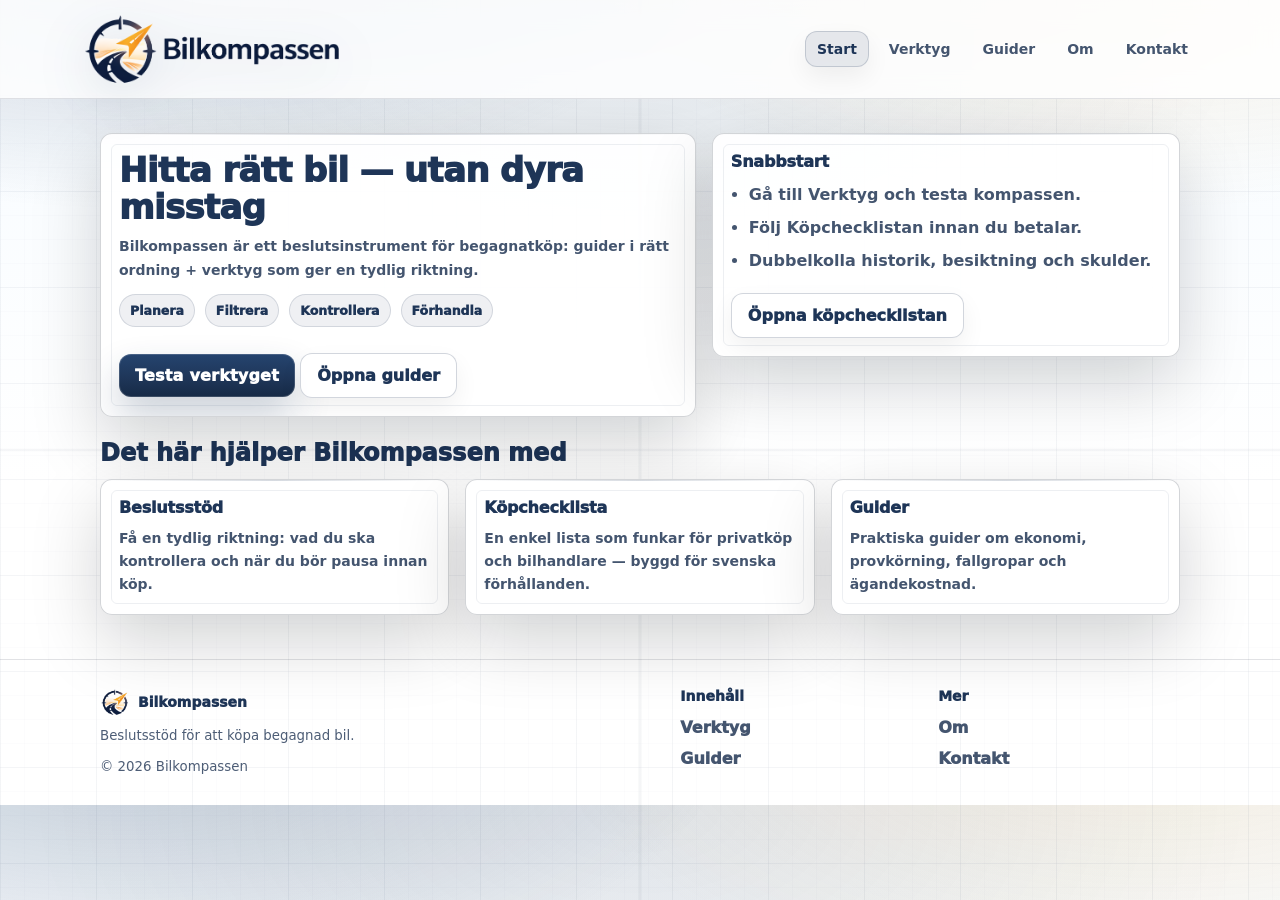
<file: index.html>
<!doctype html>
<html lang="sv">
<head>
  <meta charset="utf-8">
  <meta name="viewport" content="width=device-width,initial-scale=1">
  <title>Bilkompassen – Beslutsstöd för begagnat bilköp</title>

  <link rel="icon" href="/favicon.ico" sizes="any">
  <link rel="icon" type="image/png" href="/icon-192.png">
  <link rel="apple-touch-icon" href="/icon-192.png">
  <link rel="manifest" href="/site.webmanifest">
  <meta name="theme-color" content="#1E3557">

  <link rel="stylesheet" href="styles.css">
  <script src="app.js" defer></script>
</head>

<body>
  <header class="site-header">
    <div class="container header-inner">
      <a href="index.html" class="logo-wrap" aria-label="Bilkompassen – Start">
        <img src="bilkompassen_logo_transparent.png" alt="Bilkompassen" class="logo-img">
      </a>

      <nav class="nav" aria-label="Huvudnavigation">
        <a href="index.html">Start</a>
        <a href="verktyg.html">Verktyg</a>
        <a href="guider.html">Guider</a>
        <a href="about.html">Om</a>
        <a href="contact.html">Kontakt</a>
      </nav>

      <button class="burger" id="burgerBtn" aria-label="Öppna meny" aria-expanded="false" aria-controls="mobileNav">
        <span class="burger-lines" aria-hidden="true"><span></span><span></span><span></span></span>
      </button>
    </div>

    <div class="mobile-nav" id="mobileNav">
      <div class="container mobile-nav-inner">
        <a href="index.html">Start</a>
        <a href="verktyg.html">Verktyg</a>
        <a href="guider.html">Guider</a>
        <a href="about.html">Om</a>
        <a href="contact.html">Kontakt</a>
      </div>
    </div>
  </header>

  <main class="page">
    <div class="container">
      <div class="grid-2">
        <section class="card">
          <h1 class="page-title">Hitta rätt bil — utan dyra misstag</h1>
          <p class="lead">
            Bilkompassen är ett beslutsinstrument för begagnatköp: guider i rätt ordning + verktyg som ger en tydlig riktning.
          </p>

          <div class="pill-row">
            <span class="pill">Planera</span>
            <span class="pill">Filtrera</span>
            <span class="pill">Kontrollera</span>
            <span class="pill">Förhandla</span>
          </div>

          <a class="btn" href="verktyg.html">Testa verktyget</a>
          <a class="btn-ghost" href="guider.html">Öppna guider</a>
        </section>

        <aside class="card">
          <h2>Snabbstart</h2>
          <ul>
            <li>Gå till <strong>Verktyg</strong> och testa kompassen.</li>
            <li>Följ <strong>Köpchecklistan</strong> innan du betalar.</li>
            <li>Dubbelkolla historik, besiktning och skulder.</li>
          </ul>
          <a class="btn-ghost" href="guide-kopchecklista.html">Öppna köpchecklistan</a>
        </aside>
      </div>

      <h2 style="margin:22px 0 12px; color:var(--brand); font-weight:1000;">Det här hjälper Bilkompassen med</h2>

      <div class="grid-3">
        <section class="card">
          <h2>Beslutsstöd</h2>
          <p>Få en tydlig riktning: vad du ska kontrollera och när du bör pausa innan köp.</p>
        </section>
        <section class="card">
          <h2>Köpchecklista</h2>
          <p>En enkel lista som funkar för privatköp och bilhandlare — byggd för svenska förhållanden.</p>
        </section>
        <section class="card">
          <h2>Guider</h2>
          <p>Praktiska guider om ekonomi, provkörning, fallgropar och ägandekostnad.</p>
        </section>
      </div>
    </div>
  </main>

  <footer class="footer">
    <div class="container footer-grid">
      <div>
        <div style="display:flex; align-items:center; gap:10px; margin-bottom:8px;">
          <img src="bilkompassen_icon_transparent.png" alt="" style="width:28px; height:28px;">
          <h4 style="margin:0;">Bilkompassen</h4>
        </div>
        <small>Beslutsstöd för att köpa begagnad bil.</small>
        <small>© <span id="year"></span> Bilkompassen</small>
      </div>

      <div>
        <h4>Innehåll</h4>
        <a href="verktyg.html">Verktyg</a>
        <a href="guider.html">Guider</a>
      </div>

      <div>
        <h4>Mer</h4>
        <a href="about.html">Om</a>
        <a href="contact.html">Kontakt</a>
      </div>
    </div>
  </footer>
</body>
</html>
</file>
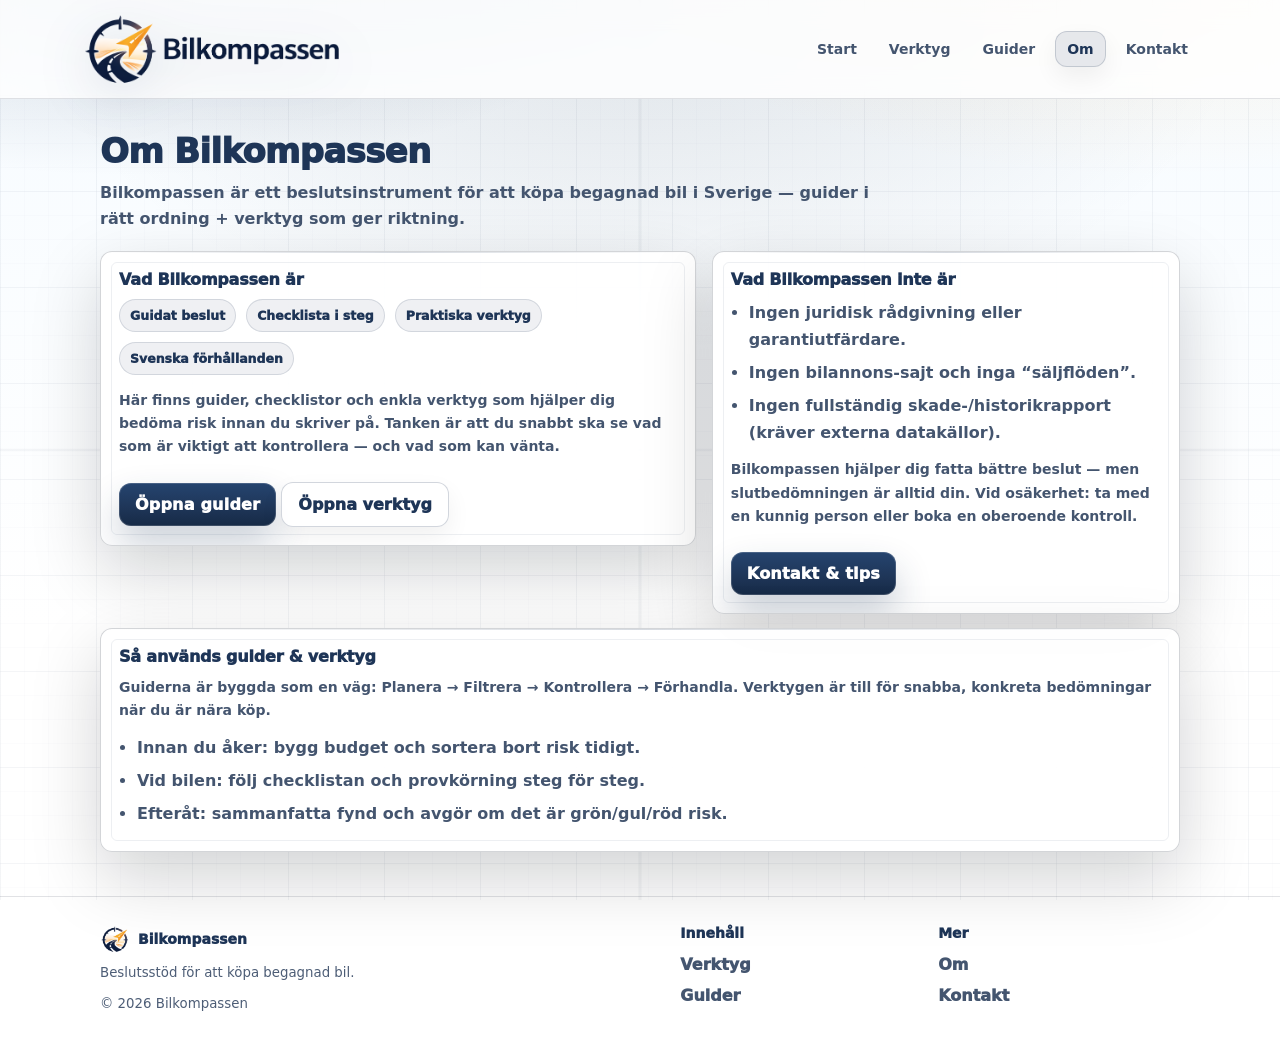
<file: about.html>
<!doctype html>
<html lang="sv">
<head>
  <meta charset="utf-8">
  <meta name="viewport" content="width=device-width,initial-scale=1">
  <title>Om – Bilkompassen</title>

  <link rel="icon" href="/favicon.ico" sizes="any">
  <link rel="icon" type="image/png" href="/icon-192.png">
  <link rel="apple-touch-icon" href="/icon-192.png">
  <link rel="manifest" href="/site.webmanifest">
  <meta name="theme-color" content="#1E3557">

  <link rel="stylesheet" href="styles.css">
  <script src="app.js" defer></script>
</head>

<body>
  <header class="site-header">
    <div class="container header-inner">
      <a href="index.html" class="logo-wrap" aria-label="Bilkompassen – Start">
        <img src="bilkompassen_logo_transparent.png" alt="Bilkompassen" class="logo-img">
      </a>

      <nav class="nav" aria-label="Huvudnavigation">
        <a href="index.html">Start</a>
        <a href="verktyg.html">Verktyg</a>
        <a href="guider.html">Guider</a>
        <a href="about.html">Om</a>
        <a href="contact.html">Kontakt</a>
      </nav>

      <button class="burger" id="burgerBtn" aria-label="Öppna meny" aria-expanded="false" aria-controls="mobileNav">
        <span class="burger-lines" aria-hidden="true"><span></span><span></span><span></span></span>
      </button>
    </div>

    <div class="mobile-nav" id="mobileNav">
      <div class="container mobile-nav-inner">
        <a href="index.html">Start</a>
        <a href="verktyg.html">Verktyg</a>
        <a href="guider.html">Guider</a>
        <a href="about.html">Om</a>
        <a href="contact.html">Kontakt</a>
      </div>
    </div>
  </header>

  <main class="page">
    <div class="container">
      <h1 class="page-title">Om Bilkompassen</h1>
      <p class="lead">
        Bilkompassen är ett beslutsinstrument för att köpa begagnad bil i Sverige — guider i rätt ordning + verktyg som ger riktning.
      </p>

      <div class="grid-2">
        <section class="card">
          <h2>Vad Bilkompassen är</h2>
          <div class="pill-row">
            <span class="pill">Guidat beslut</span>
            <span class="pill">Checklista i steg</span>
            <span class="pill">Praktiska verktyg</span>
            <span class="pill">Svenska förhållanden</span>
          </div>
          <p>
            Här finns guider, checklistor och enkla verktyg som hjälper dig bedöma risk innan du skriver på.
            Tanken är att du snabbt ska se vad som är viktigt att kontrollera — och vad som kan vänta.
          </p>
          <a class="btn" href="guider.html">Öppna guider</a>
          <a class="btn-ghost" href="verktyg.html">Öppna verktyg</a>
        </section>

        <aside class="card">
          <h2>Vad Bilkompassen inte är</h2>
          <ul>
            <li>Ingen juridisk rådgivning eller garantiutfärdare.</li>
            <li>Ingen bilannons-sajt och inga “säljflöden”.</li>
            <li>Ingen fullständig skade-/historikrapport (kräver externa datakällor).</li>
          </ul>
          <p style="margin-top:12px">
            Bilkompassen hjälper dig fatta bättre beslut — men slutbedömningen är alltid din.
            Vid osäkerhet: ta med en kunnig person eller boka en oberoende kontroll.
          </p>
          <a class="btn" href="contact.html">Kontakt & tips</a>
        </aside>
      </div>

      <section class="card" style="margin-top:14px">
        <h2>Så används guider & verktyg</h2>
        <p>
          Guiderna är byggda som en väg: <strong>Planera → Filtrera → Kontrollera → Förhandla</strong>.
          Verktygen är till för snabba, konkreta bedömningar när du är nära köp.
        </p>
        <ul>
          <li><strong>Innan du åker:</strong> bygg budget och sortera bort risk tidigt.</li>
          <li><strong>Vid bilen:</strong> följ checklistan och provkörning steg för steg.</li>
          <li><strong>Efteråt:</strong> sammanfatta fynd och avgör om det är grön/gul/röd risk.</li>
        </ul>
      </section>
    </div>
  </main>

  <footer class="footer">
    <div class="container footer-grid">
      <div>
        <div style="display:flex; align-items:center; gap:10px; margin-bottom:8px;">
          <img src="bilkompassen_icon_transparent.png" alt="" style="width:28px; height:28px;">
          <h4 style="margin:0;">Bilkompassen</h4>
        </div>
        <small>Beslutsstöd för att köpa begagnad bil.</small>
        <small>© <span id="year"></span> Bilkompassen</small>
      </div>

      <div>
        <h4>Innehåll</h4>
        <a href="verktyg.html">Verktyg</a>
        <a href="guider.html">Guider</a>
      </div>

      <div>
        <h4>Mer</h4>
        <a href="about.html">Om</a>
        <a href="contact.html">Kontakt</a>
      </div>
    </div>
  </footer>
</body>
</html>
</file>
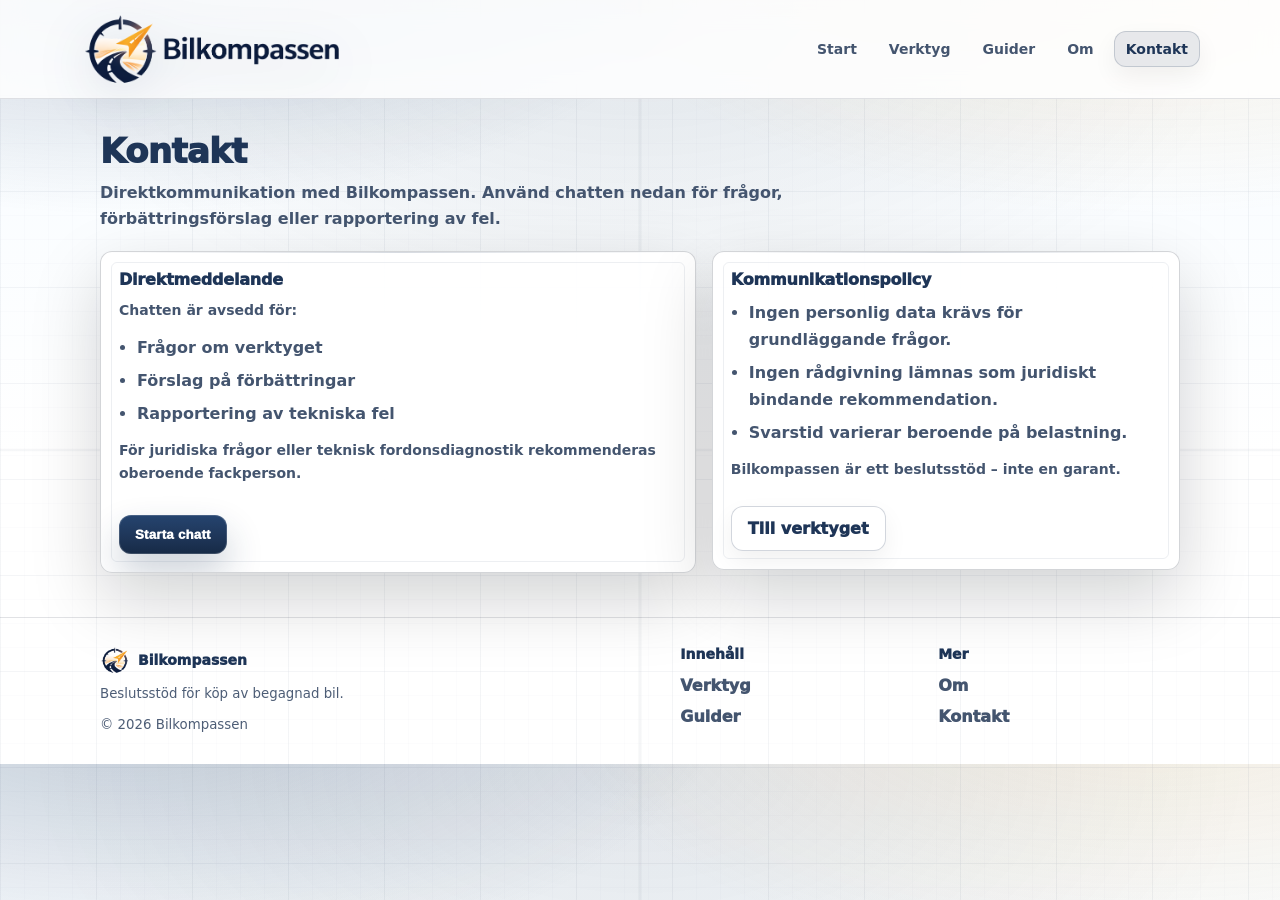
<file: contact.html>
<!doctype html>
<html lang="sv">
<head>
  <meta charset="utf-8">
  <meta name="viewport" content="width=device-width,initial-scale=1">
  <title>Kontakt – Bilkompassen</title>

  <link rel="icon" href="/favicon.ico" sizes="any">
  <link rel="icon" type="image/png" href="/icon-192.png">
  <link rel="apple-touch-icon" href="/icon-192.png">
  <link rel="manifest" href="/site.webmanifest">
  <meta name="theme-color" content="#1E3557">

  <link rel="stylesheet" href="styles.css">
  <script src="app.js" defer></script>
</head>

<body>
  <header class="site-header">
    <div class="container header-inner">
      <a href="index.html" class="logo-wrap" aria-label="Bilkompassen – Start">
        <img src="bilkompassen_logo_transparent.png" alt="Bilkompassen" class="logo-img">
      </a>

      <nav class="nav" aria-label="Huvudnavigation">
        <a href="index.html">Start</a>
        <a href="verktyg.html">Verktyg</a>
        <a href="guider.html">Guider</a>
        <a href="about.html">Om</a>
        <a href="contact.html">Kontakt</a>
      </nav>

      <button class="burger" id="burgerBtn" aria-label="Öppna meny" aria-expanded="false" aria-controls="mobileNav">
        <span class="burger-lines" aria-hidden="true"><span></span><span></span><span></span></span>
      </button>
    </div>

    <div class="mobile-nav" id="mobileNav">
      <div class="container mobile-nav-inner">
        <a href="index.html">Start</a>
        <a href="verktyg.html">Verktyg</a>
        <a href="guider.html">Guider</a>
        <a href="about.html">Om</a>
        <a href="contact.html">Kontakt</a>
      </div>
    </div>
  </header>

  <main class="page">
    <div class="container">
      <h1 class="page-title">Kontakt</h1>

      <p class="lead">
        Direktkommunikation med Bilkompassen.  
        Använd chatten nedan för frågor, förbättringsförslag eller rapportering av fel.
      </p>

      <div class="grid-2">

        <section class="card">
          <h2>Direktmeddelande</h2>

          <p>
            Chatten är avsedd för:
          </p>

          <ul>
            <li>Frågor om verktyget</li>
            <li>Förslag på förbättringar</li>
            <li>Rapportering av tekniska fel</li>
          </ul>

          <p style="margin-top:12px;">
            För juridiska frågor eller teknisk fordonsdiagnostik rekommenderas oberoende fackperson.
          </p>

          <div style="margin-top:18px;">
            <button class="btn" onclick="openChat()">Starta chatt</button>
          </div>
        </section>

        <aside class="card">
          <h2>Kommunikationspolicy</h2>

          <ul>
            <li>Ingen personlig data krävs för grundläggande frågor.</li>
            <li>Ingen rådgivning lämnas som juridiskt bindande rekommendation.</li>
            <li>Svarstid varierar beroende på belastning.</li>
          </ul>

          <p style="margin-top:12px;">
            Bilkompassen är ett beslutsstöd – inte en garant.
          </p>

          <a class="btn-ghost" href="verktyg.html">Till verktyget</a>
        </aside>

      </div>
    </div>
  </main>

  <footer class="footer">
    <div class="container footer-grid">
      <div>
        <div style="display:flex; align-items:center; gap:10px; margin-bottom:8px;">
          <img src="bilkompassen_icon_transparent.png" alt="" style="width:28px; height:28px;">
          <h4 style="margin:0;">Bilkompassen</h4>
        </div>
        <small>Beslutsstöd för köp av begagnad bil.</small>
        <small>© <span id="year"></span> Bilkompassen</small>
      </div>

      <div>
        <h4>Innehåll</h4>
        <a href="verktyg.html">Verktyg</a>
        <a href="guider.html">Guider</a>
      </div>

      <div>
        <h4>Mer</h4>
        <a href="about.html">Om</a>
        <a href="contact.html">Kontakt</a>
      </div>
    </div>
  </footer>

  <!-- CHAT PROVIDER SCRIPT HERE -->
  <!-- Example: Paste Tawk.to or Crisp script below -->

  <script>
    function openChat(){
      if (window.Tawk_API && window.Tawk_API.maximize) {
        window.Tawk_API.maximize();
      }
    }
  </script>

</body>
</html>
</file>
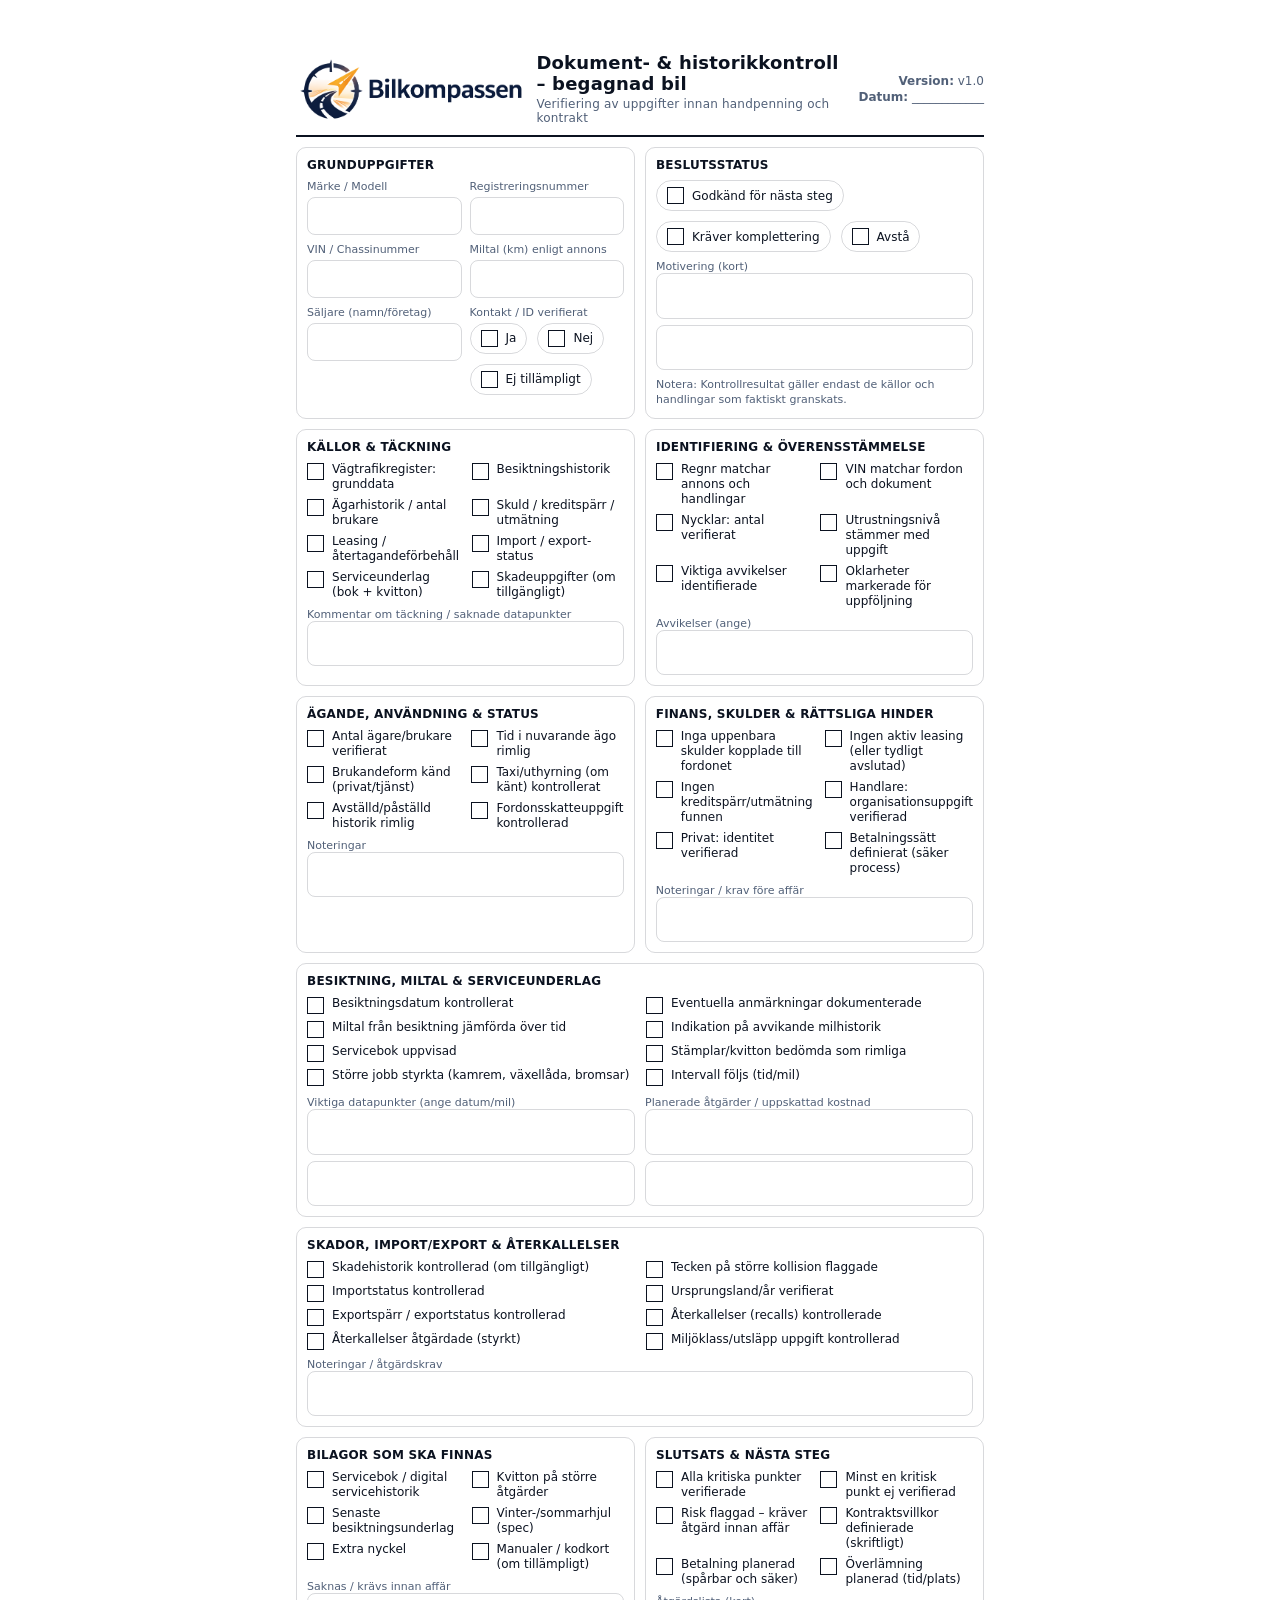
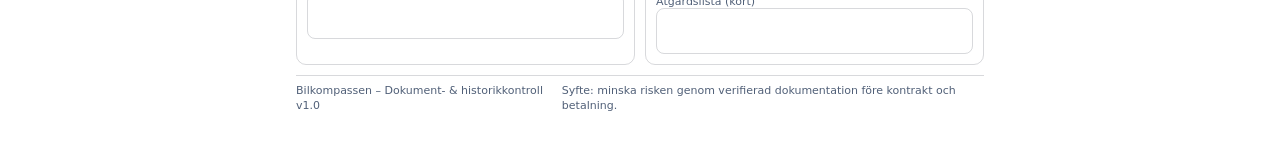
<file: dokument-historikkontroll.html>
<!doctype html>
<html lang="sv">
<head>
  <meta charset="utf-8">
  <meta name="viewport" content="width=device-width,initial-scale=1">
  <title>Bilkompassen – Dokument- & historikkontroll (A4)</title>

  <style>
    :root{
      --ink:#0b1220;
      --muted:#516078;
      --line: rgba(15,23,42,.16);
    }
    *{ box-sizing:border-box; }
    body{
      margin:0;
      font-family: system-ui,-apple-system,Segoe UI,Roboto,Helvetica,Arial,sans-serif;
      color:var(--ink);
      background:#fff;
    }
    .page{
      width: 210mm;
      min-height: 297mm;
      margin: 0 auto;
      padding: 14mm 14mm 12mm;
    }
    .hdr{
      display:flex;
      align-items:center;
      justify-content:space-between;
      gap:14px;
      padding-bottom:10px;
      border-bottom: 2px solid var(--ink);
    }
    .brand{
      display:flex; align-items:center; gap:10px;
    }
    .brand img{ height:18mm; width:auto; }
    .title{
      margin:0;
      font-size: 18px;
      font-weight: 900;
      letter-spacing:.2px;
      line-height:1.15;
    }
    .subtitle{
      margin:3px 0 0;
      font-size: 12px;
      color: var(--muted);
      letter-spacing:.2px;
    }
    .meta{
      text-align:right;
      font-size:12px;
      color:var(--muted);
      line-height:1.35;
      white-space:nowrap;
    }

    .grid2{ display:grid; grid-template-columns: 1fr 1fr; gap:10px; margin-top:10px; }
    .block{
      border:1px solid var(--line);
      border-radius:10px;
      padding:10px;
    }
    .block h2{
      margin:0 0 8px;
      font-size:12px;
      letter-spacing:.2px;
      text-transform: uppercase;
      font-weight: 900;
      color: var(--ink);
    }

    .fields{ display:grid; grid-template-columns: 1fr 1fr; gap:8px; }
    .field{ display:flex; flex-direction:column; gap:4px; }
    .label{ font-size:11px; color:var(--muted); }
    .line{
      height: 10mm;
      border:1px solid var(--line);
      border-radius:8px;
    }

    .checklist{ display:grid; grid-template-columns: 1fr 1fr; gap:6px 12px; }
    .chk{ display:flex; align-items:flex-start; gap:8px; font-size:12px; line-height:1.25; }
    .box{ width:4.5mm; height:4.5mm; border:1.6px solid var(--ink); margin-top:1px; flex: 0 0 auto; }

    .notes .line{ height: 12mm; border-radius:8px; }
    .notes .line + .line{ margin-top:6px; }

    .tri{ display:flex; gap:10px; flex-wrap:wrap; }
    .pill{
      display:flex; align-items:center; gap:8px;
      border:1px solid var(--line);
      border-radius:999px;
      padding:6px 10px;
      font-size:12px;
    }
    .pill .box{ margin-top:0; }

    .small{ font-size:11px; color:var(--muted); line-height:1.35; }

    .footer{
      margin-top:10px;
      padding-top:8px;
      border-top:1px solid var(--line);
      font-size:11px;
      color:var(--muted);
      line-height:1.35;
      display:flex; justify-content:space-between; gap:10px;
    }

    /* PRINT */
    @page{
      size: A4;
      margin: 12mm;
    }
    @media print{
      body{ background:#fff; }
      .page{ padding:0; width:auto; min-height:auto; }
      a{ color:inherit; text-decoration:none; }
    }
  </style>
</head>

<body>
  <div class="page">
    <header class="hdr">
      <div class="brand">
        <img src="bilkompassen_logo_transparent.png" alt="Bilkompassen">
        <div>
          <h1 class="title">Dokument- & historikkontroll – begagnad bil</h1>
          <p class="subtitle">Verifiering av uppgifter innan handpenning och kontrakt</p>
        </div>
      </div>
      <div class="meta">
        <div><strong>Version:</strong> v1.0</div>
        <div><strong>Datum:</strong> ____________</div>
      </div>
    </header>

    <section class="grid2">
      <div class="block">
        <h2>Grunduppgifter</h2>
        <div class="fields">
          <div class="field">
            <div class="label">Märke / Modell</div>
            <div class="line"></div>
          </div>
          <div class="field">
            <div class="label">Registreringsnummer</div>
            <div class="line"></div>
          </div>
          <div class="field">
            <div class="label">VIN / Chassinummer</div>
            <div class="line"></div>
          </div>
          <div class="field">
            <div class="label">Miltal (km) enligt annons</div>
            <div class="line"></div>
          </div>
          <div class="field">
            <div class="label">Säljare (namn/företag)</div>
            <div class="line"></div>
          </div>
          <div class="field">
            <div class="label">Kontakt / ID verifierat</div>
            <div class="tri">
              <div class="pill"><span class="box"></span>Ja</div>
              <div class="pill"><span class="box"></span>Nej</div>
              <div class="pill"><span class="box"></span>Ej tillämpligt</div>
            </div>
          </div>
        </div>
      </div>

      <div class="block">
        <h2>Beslutsstatus</h2>
        <div class="tri" style="margin-bottom:8px;">
          <div class="pill"><span class="box"></span>Godkänd för nästa steg</div>
          <div class="pill"><span class="box"></span>Kräver komplettering</div>
          <div class="pill"><span class="box"></span>Avstå</div>
        </div>
        <div class="label">Motivering (kort)</div>
        <div class="notes">
          <div class="line"></div>
          <div class="line"></div>
        </div>
        <div class="small" style="margin-top:8px;">
          Notera: Kontrollresultat gäller endast de källor och handlingar som faktiskt granskats.
        </div>
      </div>
    </section>

    <section class="grid2">
      <div class="block">
        <h2>Källor & täckning</h2>
        <div class="checklist">
          <div class="chk"><span class="box"></span>Vägtrafikregister: grunddata</div>
          <div class="chk"><span class="box"></span>Besiktningshistorik</div>
          <div class="chk"><span class="box"></span>Ägarhistorik / antal brukare</div>
          <div class="chk"><span class="box"></span>Skuld / kreditspärr / utmätning</div>
          <div class="chk"><span class="box"></span>Leasing / återtagandeförbehåll</div>
          <div class="chk"><span class="box"></span>Import / export-status</div>
          <div class="chk"><span class="box"></span>Serviceunderlag (bok + kvitton)</div>
          <div class="chk"><span class="box"></span>Skadeuppgifter (om tillgängligt)</div>
        </div>
        <div class="label" style="margin-top:8px;">Kommentar om täckning / saknade datapunkter</div>
        <div class="notes">
          <div class="line"></div>
        </div>
      </div>

      <div class="block">
        <h2>Identifiering & överensstämmelse</h2>
        <div class="checklist">
          <div class="chk"><span class="box"></span>Regnr matchar annons och handlingar</div>
          <div class="chk"><span class="box"></span>VIN matchar fordon och dokument</div>
          <div class="chk"><span class="box"></span>Nycklar: antal verifierat</div>
          <div class="chk"><span class="box"></span>Utrustningsnivå stämmer med uppgift</div>
          <div class="chk"><span class="box"></span>Viktiga avvikelser identifierade</div>
          <div class="chk"><span class="box"></span>Oklarheter markerade för uppföljning</div>
        </div>
        <div class="label" style="margin-top:8px;">Avvikelser (ange)</div>
        <div class="notes">
          <div class="line"></div>
        </div>
      </div>
    </section>

    <section class="grid2">
      <div class="block">
        <h2>Ägande, användning & status</h2>
        <div class="checklist">
          <div class="chk"><span class="box"></span>Antal ägare/brukare verifierat</div>
          <div class="chk"><span class="box"></span>Tid i nuvarande ägo rimlig</div>
          <div class="chk"><span class="box"></span>Brukandeform känd (privat/tjänst)</div>
          <div class="chk"><span class="box"></span>Taxi/uthyrning (om känt) kontrollerat</div>
          <div class="chk"><span class="box"></span>Avställd/påställd historik rimlig</div>
          <div class="chk"><span class="box"></span>Fordonsskatteuppgift kontrollerad</div>
        </div>
        <div class="label" style="margin-top:8px;">Noteringar</div>
        <div class="notes">
          <div class="line"></div>
        </div>
      </div>

      <div class="block">
        <h2>Finans, skulder & rättsliga hinder</h2>
        <div class="checklist">
          <div class="chk"><span class="box"></span>Inga uppenbara skulder kopplade till fordonet</div>
          <div class="chk"><span class="box"></span>Ingen aktiv leasing (eller tydligt avslutad)</div>
          <div class="chk"><span class="box"></span>Ingen kreditspärr/utmätning funnen</div>
          <div class="chk"><span class="box"></span>Handlare: organisationsuppgift verifierad</div>
          <div class="chk"><span class="box"></span>Privat: identitet verifierad</div>
          <div class="chk"><span class="box"></span>Betalningssätt definierat (säker process)</div>
        </div>
        <div class="label" style="margin-top:8px;">Noteringar / krav före affär</div>
        <div class="notes">
          <div class="line"></div>
        </div>
      </div>
    </section>

    <section class="block" style="margin-top:10px;">
      <h2>Besiktning, miltal & serviceunderlag</h2>

      <div class="checklist" style="grid-template-columns: 1fr 1fr;">
        <div class="chk"><span class="box"></span>Besiktningsdatum kontrollerat</div>
        <div class="chk"><span class="box"></span>Eventuella anmärkningar dokumenterade</div>
        <div class="chk"><span class="box"></span>Miltal från besiktning jämförda över tid</div>
        <div class="chk"><span class="box"></span>Indikation på avvikande milhistorik</div>
        <div class="chk"><span class="box"></span>Servicebok uppvisad</div>
        <div class="chk"><span class="box"></span>Stämplar/kvitton bedömda som rimliga</div>
        <div class="chk"><span class="box"></span>Större jobb styrkta (kamrem, växellåda, bromsar)</div>
        <div class="chk"><span class="box"></span>Intervall följs (tid/mil)</div>
      </div>

      <div class="grid2" style="margin-top:10px;">
        <div>
          <div class="label">Viktiga datapunkter (ange datum/mil)</div>
          <div class="notes">
            <div class="line"></div>
            <div class="line"></div>
          </div>
        </div>
        <div>
          <div class="label">Planerade åtgärder / uppskattad kostnad</div>
          <div class="notes">
            <div class="line"></div>
            <div class="line"></div>
          </div>
        </div>
      </div>
    </section>

    <section class="block" style="margin-top:10px;">
      <h2>Skador, import/export & återkallelser</h2>
      <div class="checklist" style="grid-template-columns: 1fr 1fr;">
        <div class="chk"><span class="box"></span>Skadehistorik kontrollerad (om tillgängligt)</div>
        <div class="chk"><span class="box"></span>Tecken på större kollision flaggade</div>
        <div class="chk"><span class="box"></span>Importstatus kontrollerad</div>
        <div class="chk"><span class="box"></span>Ursprungsland/år verifierat</div>
        <div class="chk"><span class="box"></span>Exportspärr / exportstatus kontrollerad</div>
        <div class="chk"><span class="box"></span>Återkallelser (recalls) kontrollerade</div>
        <div class="chk"><span class="box"></span>Återkallelser åtgärdade (styrkt)</div>
        <div class="chk"><span class="box"></span>Miljöklass/utsläpp uppgift kontrollerad</div>
      </div>

      <div class="label" style="margin-top:8px;">Noteringar / åtgärdskrav</div>
      <div class="notes">
        <div class="line"></div>
      </div>
    </section>

    <section class="grid2">
      <div class="block">
        <h2>Bilagor som ska finnas</h2>
        <div class="checklist">
          <div class="chk"><span class="box"></span>Servicebok / digital servicehistorik</div>
          <div class="chk"><span class="box"></span>Kvitton på större åtgärder</div>
          <div class="chk"><span class="box"></span>Senaste besiktningsunderlag</div>
          <div class="chk"><span class="box"></span>Vinter-/sommarhjul (spec)</div>
          <div class="chk"><span class="box"></span>Extra nyckel</div>
          <div class="chk"><span class="box"></span>Manualer / kodkort (om tillämpligt)</div>
        </div>
        <div class="label" style="margin-top:8px;">Saknas / krävs innan affär</div>
        <div class="notes">
          <div class="line"></div>
        </div>
      </div>

      <div class="block">
        <h2>Slutsats & nästa steg</h2>
        <div class="checklist">
          <div class="chk"><span class="box"></span>Alla kritiska punkter verifierade</div>
          <div class="chk"><span class="box"></span>Minst en kritisk punkt ej verifierad</div>
          <div class="chk"><span class="box"></span>Risk flaggad – kräver åtgärd innan affär</div>
          <div class="chk"><span class="box"></span>Kontraktsvillkor definierade (skriftligt)</div>
          <div class="chk"><span class="box"></span>Betalning planerad (spårbar och säker)</div>
          <div class="chk"><span class="box"></span>Överlämning planerad (tid/plats)</div>
        </div>
        <div class="label" style="margin-top:8px;">Åtgärdslista (kort)</div>
        <div class="notes">
          <div class="line"></div>
        </div>
      </div>
    </section>

    <div class="footer">
      <div>Bilkompassen – Dokument- & historikkontroll v1.0</div>
      <div>Syfte: minska risken genom verifierad dokumentation före kontrakt och betalning.</div>
    </div>
  </div>
</body>
</html>
</file>
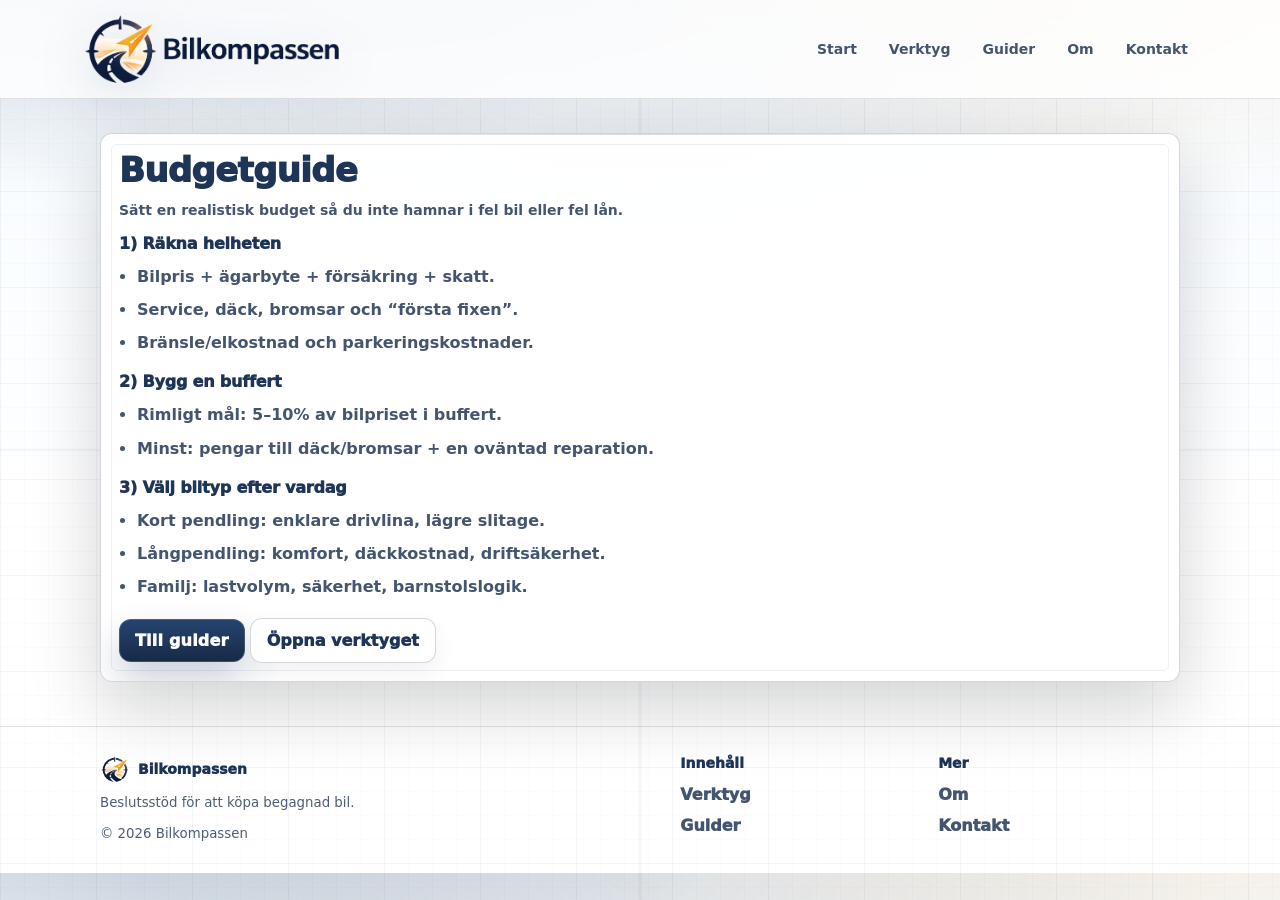
<file: guide-budget.html>
<!doctype html>
<html lang="sv">
<head>
  <meta charset="utf-8">
  <meta name="viewport" content="width=device-width,initial-scale=1">
  <title>Budgetguide – Bilkompassen</title>

  <link rel="icon" href="/favicon.ico" sizes="any">
  <link rel="icon" type="image/png" href="/icon-192.png">
  <link rel="apple-touch-icon" href="/icon-192.png">
  <link rel="manifest" href="/site.webmanifest">
  <meta name="theme-color" content="#1E3557">

  <link rel="stylesheet" href="styles.css">
  <script src="app.js" defer></script>
</head>

<body>
  <header class="site-header">
    <div class="container header-inner">
      <a href="index.html" class="logo-wrap" aria-label="Bilkompassen – Start">
        <img src="bilkompassen_logo_transparent.png" alt="Bilkompassen" class="logo-img">
      </a>

      <nav class="nav" aria-label="Huvudnavigation">
        <a href="index.html">Start</a>
        <a href="verktyg.html">Verktyg</a>
        <a href="guider.html">Guider</a>
        <a href="about.html">Om</a>
        <a href="contact.html">Kontakt</a>
      </nav>

      <button class="burger" id="burgerBtn" aria-label="Öppna meny" aria-expanded="false" aria-controls="mobileNav">
        <span class="burger-lines" aria-hidden="true"><span></span><span></span><span></span></span>
      </button>
    </div>

    <div class="mobile-nav" id="mobileNav">
      <div class="container mobile-nav-inner">
        <a href="index.html">Start</a>
        <a href="verktyg.html">Verktyg</a>
        <a href="guider.html">Guider</a>
        <a href="about.html">Om</a>
        <a href="contact.html">Kontakt</a>
      </div>
    </div>
  </header>

  <main class="page">
    <div class="container">
      <section class="card">
        <h1 class="page-title">Budgetguide</h1>
        <p class="lead">Sätt en realistisk budget så du inte hamnar i fel bil eller fel lån.</p>

        <h2>1) Räkna helheten</h2>
        <ul>
          <li>Bilpris + ägarbyte + försäkring + skatt.</li>
          <li>Service, däck, bromsar och “första fixen”.</li>
          <li>Bränsle/elkostnad och parkeringskostnader.</li>
        </ul>

        <h2 style="margin-top:16px;">2) Bygg en buffert</h2>
        <ul>
          <li>Rimligt mål: 5–10% av bilpriset i buffert.</li>
          <li>Minst: pengar till däck/bromsar + en oväntad reparation.</li>
        </ul>

        <h2 style="margin-top:16px;">3) Välj biltyp efter vardag</h2>
        <ul>
          <li>Kort pendling: enklare drivlina, lägre slitage.</li>
          <li>Långpendling: komfort, däckkostnad, driftsäkerhet.</li>
          <li>Familj: lastvolym, säkerhet, barnstolslogik.</li>
        </ul>

        <a class="btn" href="guider.html">Till guider</a>
        <a class="btn-ghost" href="verktyg.html">Öppna verktyget</a>
      </section>
    </div>
  </main>

  <footer class="footer">
    <div class="container footer-grid">
      <div>
        <div style="display:flex; align-items:center; gap:10px; margin-bottom:8px;">
          <img src="bilkompassen_icon_transparent.png" alt="" style="width:28px; height:28px;">
          <h4 style="margin:0;">Bilkompassen</h4>
        </div>
        <small>Beslutsstöd för att köpa begagnad bil.</small>
        <small>© <span id="year"></span> Bilkompassen</small>
      </div>

      <div>
        <h4>Innehåll</h4>
        <a href="verktyg.html">Verktyg</a>
        <a href="guider.html">Guider</a>
      </div>

      <div>
        <h4>Mer</h4>
        <a href="about.html">Om</a>
        <a href="contact.html">Kontakt</a>
      </div>
    </div>
  </footer>
</body>
</html>
</file>
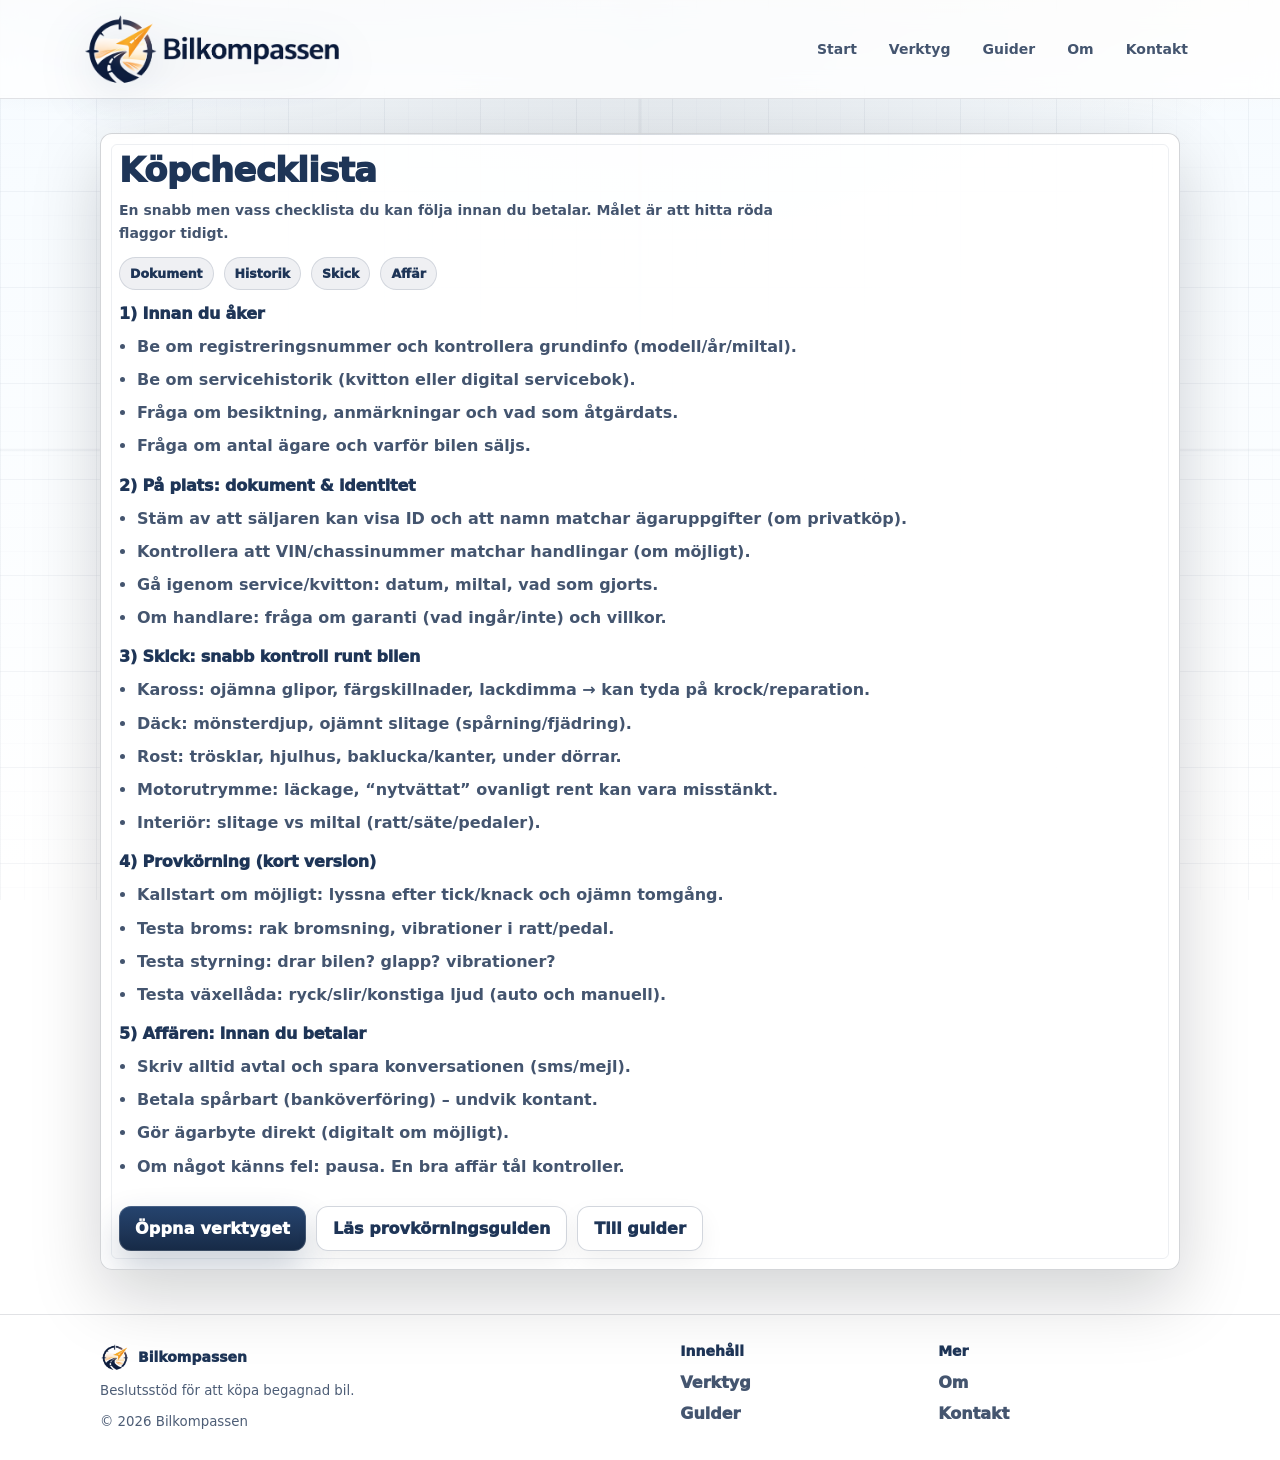
<file: guide-kopchecklista.html>
<!doctype html>
<html lang="sv">
<head>
  <meta charset="utf-8">
  <meta name="viewport" content="width=device-width,initial-scale=1">
  <title>Köpchecklista – Bilkompassen</title>

  <link rel="icon" href="/favicon.ico" sizes="any">
  <link rel="icon" type="image/png" href="/icon-192.png">
  <link rel="apple-touch-icon" href="/icon-192.png">
  <link rel="manifest" href="/site.webmanifest">
  <meta name="theme-color" content="#1E3557">

  <link rel="stylesheet" href="styles.css">
  <script src="app.js" defer></script>
</head>

<body>
  <header class="site-header">
    <div class="container header-inner">
      <a href="index.html" class="logo-wrap" aria-label="Bilkompassen – Start">
        <img src="bilkompassen_logo_transparent.png" alt="Bilkompassen" class="logo-img">
      </a>

      <nav class="nav" aria-label="Huvudnavigation">
        <a href="index.html">Start</a>
        <a href="verktyg.html">Verktyg</a>
        <a href="guider.html">Guider</a>
        <a href="about.html">Om</a>
        <a href="contact.html">Kontakt</a>
      </nav>

      <button class="burger" id="burgerBtn" aria-label="Öppna meny" aria-expanded="false" aria-controls="mobileNav">
        <span class="burger-lines" aria-hidden="true"><span></span><span></span><span></span></span>
      </button>
    </div>

    <div class="mobile-nav" id="mobileNav">
      <div class="container mobile-nav-inner">
        <a href="index.html">Start</a>
        <a href="verktyg.html">Verktyg</a>
        <a href="guider.html">Guider</a>
        <a href="about.html">Om</a>
        <a href="contact.html">Kontakt</a>
      </div>
    </div>
  </header>

  <main class="page">
    <div class="container">
      <section class="card">
        <h1 class="page-title">Köpchecklista</h1>
        <p class="lead">
          En snabb men vass checklista du kan följa innan du betalar. Målet är att hitta röda flaggor tidigt.
        </p>

        <div class="pill-row">
          <span class="pill">Dokument</span>
          <span class="pill">Historik</span>
          <span class="pill">Skick</span>
          <span class="pill">Affär</span>
        </div>

        <h2>1) Innan du åker</h2>
        <ul>
          <li>Be om registreringsnummer och kontrollera grundinfo (modell/år/miltal).</li>
          <li>Be om servicehistorik (kvitton eller digital servicebok).</li>
          <li>Fråga om besiktning, anmärkningar och vad som åtgärdats.</li>
          <li>Fråga om antal ägare och varför bilen säljs.</li>
        </ul>

        <h2 style="margin-top:16px;">2) På plats: dokument & identitet</h2>
        <ul>
          <li>Stäm av att säljaren kan visa ID och att namn matchar ägaruppgifter (om privatköp).</li>
          <li>Kontrollera att VIN/chassinummer matchar handlingar (om möjligt).</li>
          <li>Gå igenom service/kvitton: datum, miltal, vad som gjorts.</li>
          <li>Om handlare: fråga om garanti (vad ingår/inte) och villkor.</li>
        </ul>

        <h2 style="margin-top:16px;">3) Skick: snabb kontroll runt bilen</h2>
        <ul>
          <li>Kaross: ojämna glipor, färgskillnader, lackdimma → kan tyda på krock/reparation.</li>
          <li>Däck: mönsterdjup, ojämnt slitage (spårning/fjädring).</li>
          <li>Rost: trösklar, hjulhus, baklucka/kanter, under dörrar.</li>
          <li>Motorutrymme: läckage, “nytvättat” ovanligt rent kan vara misstänkt.</li>
          <li>Interiör: slitage vs miltal (ratt/säte/pedaler).</li>
        </ul>

        <h2 style="margin-top:16px;">4) Provkörning (kort version)</h2>
        <ul>
          <li>Kallstart om möjligt: lyssna efter tick/knack och ojämn tomgång.</li>
          <li>Testa broms: rak bromsning, vibrationer i ratt/pedal.</li>
          <li>Testa styrning: drar bilen? glapp? vibrationer?</li>
          <li>Testa växellåda: ryck/slir/konstiga ljud (auto och manuell).</li>
        </ul>

        <h2 style="margin-top:16px;">5) Affären: innan du betalar</h2>
        <ul>
          <li>Skriv alltid avtal och spara konversationen (sms/mejl).</li>
          <li>Betala spårbart (banköverföring) – undvik kontant.</li>
          <li>Gör ägarbyte direkt (digitalt om möjligt).</li>
          <li>Om något känns fel: pausa. En bra affär tål kontroller.</li>
        </ul>

        <div style="display:flex; gap:10px; flex-wrap:wrap; margin-top:14px;">
          <a class="btn" href="verktyg.html">Öppna verktyget</a>
          <a class="btn-ghost" href="guide-provkorning.html">Läs provkörningsguiden</a>
          <a class="btn-ghost" href="guider.html">Till guider</a>
        </div>
      </section>
    </div>
  </main>

  <footer class="footer">
    <div class="container footer-grid">
      <div>
        <div style="display:flex; align-items:center; gap:10px; margin-bottom:8px;">
          <img src="bilkompassen_icon_transparent.png" alt="" style="width:28px; height:28px;">
          <h4 style="margin:0;">Bilkompassen</h4>
        </div>
        <small>Beslutsstöd för att köpa begagnad bil.</small>
        <small>© <span id="year"></span> Bilkompassen</small>
      </div>

      <div>
        <h4>Innehåll</h4>
        <a href="verktyg.html">Verktyg</a>
        <a href="guider.html">Guider</a>
      </div>

      <div>
        <h4>Mer</h4>
        <a href="about.html">Om</a>
        <a href="contact.html">Kontakt</a>
      </div>
    </div>
  </footer>
</body>
</html>
</file>
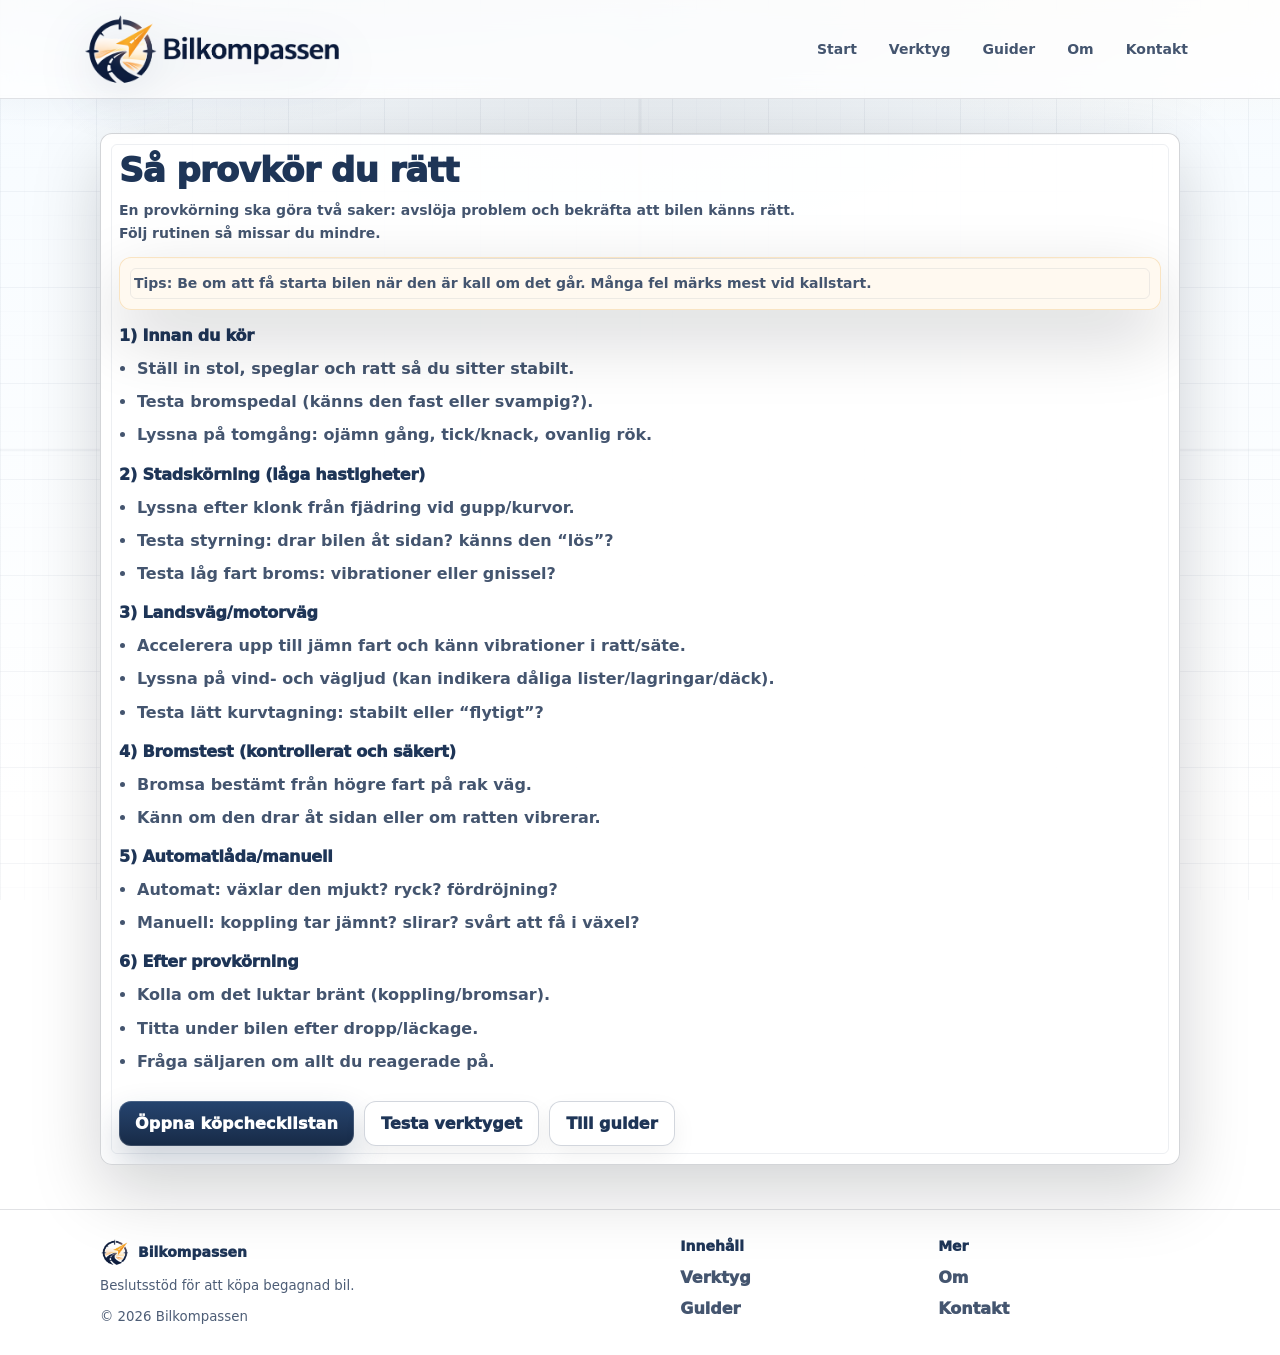
<file: guide-provkorning.html>
<!doctype html>
<html lang="sv">
<head>
  <meta charset="utf-8">
  <meta name="viewport" content="width=device-width,initial-scale=1">
  <title>Provkörning – Bilkompassen</title>

  <link rel="icon" href="/favicon.ico" sizes="any">
  <link rel="icon" type="image/png" href="/icon-192.png">
  <link rel="apple-touch-icon" href="/icon-192.png">
  <link rel="manifest" href="/site.webmanifest">
  <meta name="theme-color" content="#1E3557">

  <link rel="stylesheet" href="styles.css">
  <script src="app.js" defer></script>
</head>

<body>
  <header class="site-header">
    <div class="container header-inner">
      <a href="index.html" class="logo-wrap" aria-label="Bilkompassen – Start">
        <img src="bilkompassen_logo_transparent.png" alt="Bilkompassen" class="logo-img">
      </a>

      <nav class="nav" aria-label="Huvudnavigation">
        <a href="index.html">Start</a>
        <a href="verktyg.html">Verktyg</a>
        <a href="guider.html">Guider</a>
        <a href="about.html">Om</a>
        <a href="contact.html">Kontakt</a>
      </nav>

      <button class="burger" id="burgerBtn" aria-label="Öppna meny" aria-expanded="false" aria-controls="mobileNav">
        <span class="burger-lines" aria-hidden="true"><span></span><span></span><span></span></span>
      </button>
    </div>

    <div class="mobile-nav" id="mobileNav">
      <div class="container mobile-nav-inner">
        <a href="index.html">Start</a>
        <a href="verktyg.html">Verktyg</a>
        <a href="guider.html">Guider</a>
        <a href="about.html">Om</a>
        <a href="contact.html">Kontakt</a>
      </div>
    </div>
  </header>

  <main class="page">
    <div class="container">
      <section class="card">
        <h1 class="page-title">Så provkör du rätt</h1>
        <p class="lead">
          En provkörning ska göra två saker: avslöja problem och bekräfta att bilen känns rätt. Följ rutinen så missar du mindre.
        </p>

        <div class="card" style="padding:14px; background: rgba(255,249,239,.92); border:1px solid rgba(230,162,60,.25);">
          <p style="margin:0;">
            <strong>Tips:</strong> Be om att få starta bilen när den är kall om det går. Många fel märks mest vid kallstart.
          </p>
        </div>

        <h2 style="margin-top:16px;">1) Innan du kör</h2>
        <ul>
          <li>Ställ in stol, speglar och ratt så du sitter stabilt.</li>
          <li>Testa bromspedal (känns den fast eller svampig?).</li>
          <li>Lyssna på tomgång: ojämn gång, tick/knack, ovanlig rök.</li>
        </ul>

        <h2 style="margin-top:16px;">2) Stadskörning (låga hastigheter)</h2>
        <ul>
          <li>Lyssna efter klonk från fjädring vid gupp/kurvor.</li>
          <li>Testa styrning: drar bilen åt sidan? känns den “lös”?</li>
          <li>Testa låg fart broms: vibrationer eller gnissel?</li>
        </ul>

        <h2 style="margin-top:16px;">3) Landsväg/motorväg</h2>
        <ul>
          <li>Accelerera upp till jämn fart och känn vibrationer i ratt/säte.</li>
          <li>Lyssna på vind- och vägljud (kan indikera dåliga lister/lagringar/däck).</li>
          <li>Testa lätt kurvtagning: stabilt eller “flytigt”?</li>
        </ul>

        <h2 style="margin-top:16px;">4) Bromstest (kontrollerat och säkert)</h2>
        <ul>
          <li>Bromsa bestämt från högre fart på rak väg.</li>
          <li>Känn om den drar åt sidan eller om ratten vibrerar.</li>
        </ul>

        <h2 style="margin-top:16px;">5) Automatlåda/manuell</h2>
        <ul>
          <li><strong>Automat:</strong> växlar den mjukt? ryck? fördröjning?</li>
          <li><strong>Manuell:</strong> koppling tar jämnt? slirar? svårt att få i växel?</li>
        </ul>

        <h2 style="margin-top:16px;">6) Efter provkörning</h2>
        <ul>
          <li>Kolla om det luktar bränt (koppling/bromsar).</li>
          <li>Titta under bilen efter dropp/läckage.</li>
          <li>Fråga säljaren om allt du reagerade på.</li>
        </ul>

        <div style="display:flex; gap:10px; flex-wrap:wrap; margin-top:14px;">
          <a class="btn" href="guide-kopchecklista.html">Öppna köpchecklistan</a>
          <a class="btn-ghost" href="verktyg.html">Testa verktyget</a>
          <a class="btn-ghost" href="guider.html">Till guider</a>
        </div>
      </section>
    </div>
  </main>

  <footer class="footer">
    <div class="container footer-grid">
      <div>
        <div style="display:flex; align-items:center; gap:10px; margin-bottom:8px;">
          <img src="bilkompassen_icon_transparent.png" alt="" style="width:28px; height:28px;">
          <h4 style="margin:0;">Bilkompassen</h4>
        </div>
        <small>Beslutsstöd för att köpa begagnad bil.</small>
        <small>© <span id="year"></span> Bilkompassen</small>
      </div>

      <div>
        <h4>Innehåll</h4>
        <a href="verktyg.html">Verktyg</a>
        <a href="guider.html">Guider</a>
      </div>

      <div>
        <h4>Mer</h4>
        <a href="about.html">Om</a>
        <a href="contact.html">Kontakt</a>
      </div>
    </div>
  </footer>
</body>
</html>
</file>
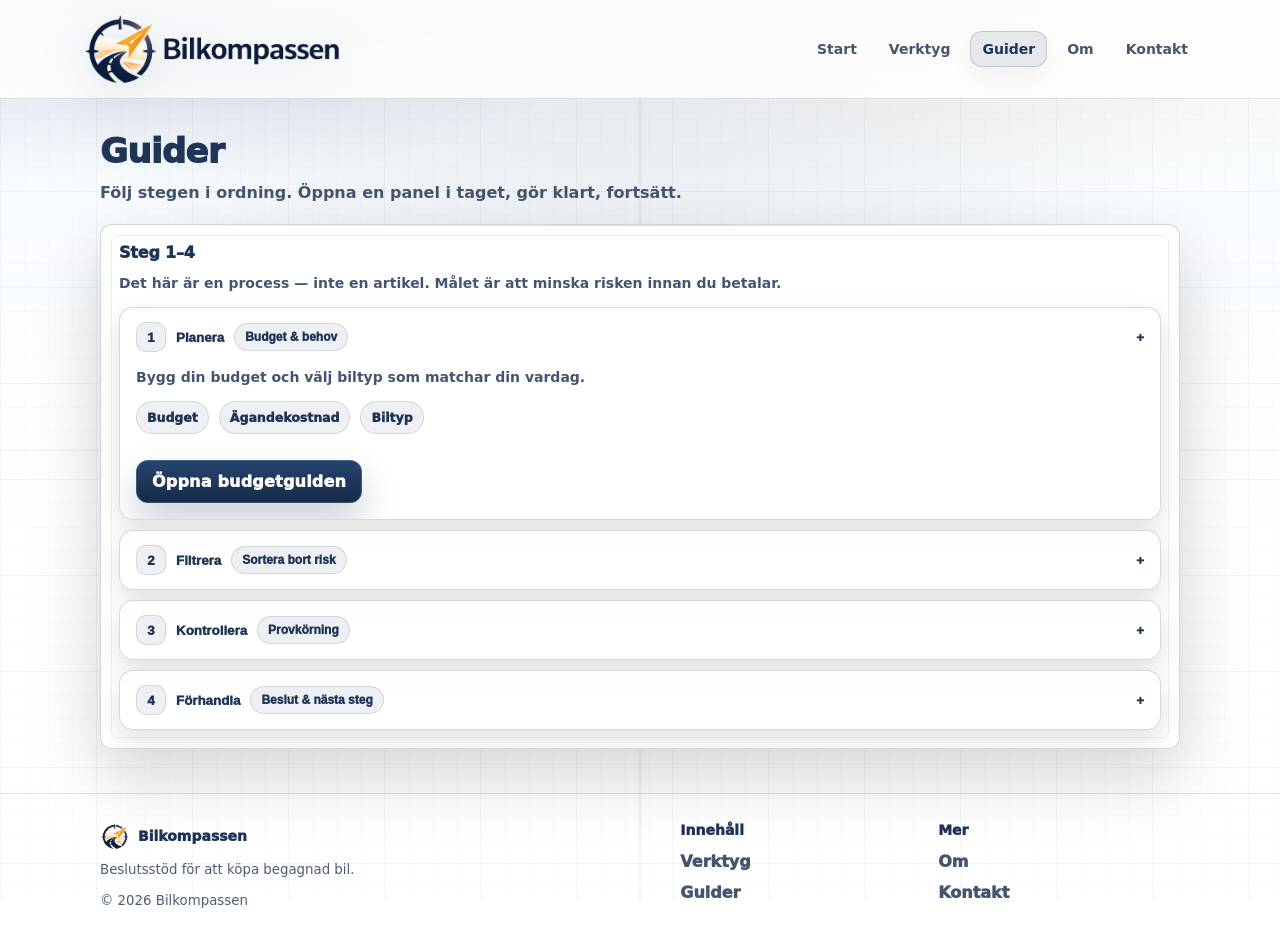
<file: guider.html>
<!doctype html>
<html lang="sv">
<head>
  <meta charset="utf-8">
  <meta name="viewport" content="width=device-width,initial-scale=1">
  <title>Guider – Bilkompassen</title>

  <link rel="icon" href="/favicon.ico" sizes="any">
  <link rel="icon" type="image/png" href="/icon-192.png">
  <link rel="apple-touch-icon" href="/icon-192.png">
  <link rel="manifest" href="/site.webmanifest">
  <meta name="theme-color" content="#1E3557">

  <link rel="stylesheet" href="styles.css">
  <script src="app.js" defer></script>
</head>

<body>
  <header class="site-header">
    <div class="container header-inner">
      <a href="index.html" class="logo-wrap" aria-label="Bilkompassen – Start">
        <img src="bilkompassen_logo_transparent.png" alt="Bilkompassen" class="logo-img">
      </a>

      <nav class="nav" aria-label="Huvudnavigation">
        <a href="index.html">Start</a>
        <a href="verktyg.html">Verktyg</a>
        <a href="guider.html">Guider</a>
        <a href="about.html">Om</a>
        <a href="contact.html">Kontakt</a>
      </nav>

      <button class="burger" id="burgerBtn" aria-label="Öppna meny" aria-expanded="false" aria-controls="mobileNav">
        <span class="burger-lines" aria-hidden="true"><span></span><span></span><span></span></span>
      </button>
    </div>

    <div class="mobile-nav" id="mobileNav">
      <div class="container mobile-nav-inner">
        <a href="index.html">Start</a>
        <a href="verktyg.html">Verktyg</a>
        <a href="guider.html">Guider</a>
        <a href="about.html">Om</a>
        <a href="contact.html">Kontakt</a>
      </div>
    </div>
  </header>

  <main class="page">
    <div class="container">
      <h1 class="page-title">Guider</h1>
      <p class="lead">Följ stegen i ordning. Öppna en panel i taget, gör klart, fortsätt.</p>

      <section class="card">
        <h2>Steg 1–4</h2>
        <p>Det här är en process — inte en artikel. Målet är att minska risken innan du betalar.</p>

        <div class="accordion" id="accordion">
          <div class="acc-item open">
            <button class="acc-btn" type="button">
              <span>
                <span class="acc-icon">1</span>
                Planera
                <span class="acc-badge">Budget & behov</span>
              </span>
              <span aria-hidden="true">+</span>
            </button>
            <div class="acc-panel">
              <p>Bygg din budget och välj biltyp som matchar din vardag.</p>
              <div class="pill-row">
                <span class="pill">Budget</span>
                <span class="pill">Ägandekostnad</span>
                <span class="pill">Biltyp</span>
              </div>
              <a class="btn" href="guide-budget.html">Öppna budgetguiden</a>
            </div>
          </div>

          <div class="acc-item">
            <button class="acc-btn" type="button">
              <span>
                <span class="acc-icon">2</span>
                Filtrera
                <span class="acc-badge">Sortera bort risk</span>
              </span>
              <span aria-hidden="true">+</span>
            </button>
            <div class="acc-panel">
              <p>Sållar snabbt: historik, dokument, besiktning, skulder och varningssignaler.</p>
              <div class="pill-row">
                <span class="pill">Historik</span>
                <span class="pill">Dokument</span>
                <span class="pill">Varningsflaggor</span>
              </div>
              <a class="btn" href="guide-kopchecklista.html">Öppna köpchecklistan</a>
            </div>
          </div>

          <div class="acc-item">
            <button class="acc-btn" type="button">
              <span>
                <span class="acc-icon">3</span>
                Kontrollera
                <span class="acc-badge">Provkörning</span>
              </span>
              <span aria-hidden="true">+</span>
            </button>
            <div class="acc-panel">
              <p>Provkör systematiskt: ljud, vibrationer, broms, styrning och växellåda.</p>
              <div class="pill-row">
                <span class="pill">Test</span>
                <span class="pill">Symptom</span>
                <span class="pill">Frågor</span>
              </div>
              <a class="btn" href="guide-provkorning.html">Öppna provkörningsguiden</a>
            </div>
          </div>

          <div class="acc-item">
            <button class="acc-btn" type="button">
              <span>
                <span class="acc-icon">4</span>
                Förhandla
                <span class="acc-badge">Beslut & nästa steg</span>
              </span>
              <span aria-hidden="true">+</span>
            </button>
            <div class="acc-panel">
              <p>Sammanfatta fynd, sätt prisram och avgör: köp, pausa eller avstå.</p>
              <div class="pill-row">
                <span class="pill">Pris</span>
                <span class="pill">Risk</span>
                <span class="pill">Beslut</span>
              </div>
              <a class="btn" href="verktyg.html">Öppna verktyget</a>
              <a class="btn-ghost" href="contact.html">Tipsa om nästa guide</a>
            </div>
          </div>
        </div>
      </section>
    </div>
  </main>

  <footer class="footer">
    <div class="container footer-grid">
      <div>
        <div style="display:flex; align-items:center; gap:10px; margin-bottom:8px;">
          <img src="bilkompassen_icon_transparent.png" alt="" style="width:28px; height:28px;">
          <h4 style="margin:0;">Bilkompassen</h4>
        </div>
        <small>Beslutsstöd för att köpa begagnad bil.</small>
        <small>© <span id="year"></span> Bilkompassen</small>
      </div>

      <div>
        <h4>Innehåll</h4>
        <a href="verktyg.html">Verktyg</a>
        <a href="guider.html">Guider</a>
      </div>

      <div>
        <h4>Mer</h4>
        <a href="about.html">Om</a>
        <a href="contact.html">Kontakt</a>
      </div>
    </div>
  </footer>

  <script>
    // Accordion: only one open at a time
    const acc = document.getElementById("accordion");
    if(acc){
      acc.querySelectorAll(".acc-item").forEach(item => {
        const btn = item.querySelector(".acc-btn");
        if(!btn) return;
        btn.addEventListener("click", () => {
          const isOpen = item.classList.contains("open");
          acc.querySelectorAll(".acc-item").forEach(i => i.classList.remove("open"));
          if(!isOpen) item.classList.add("open");
        });
      });
    }
  </script>
</body>
</html>
</file>
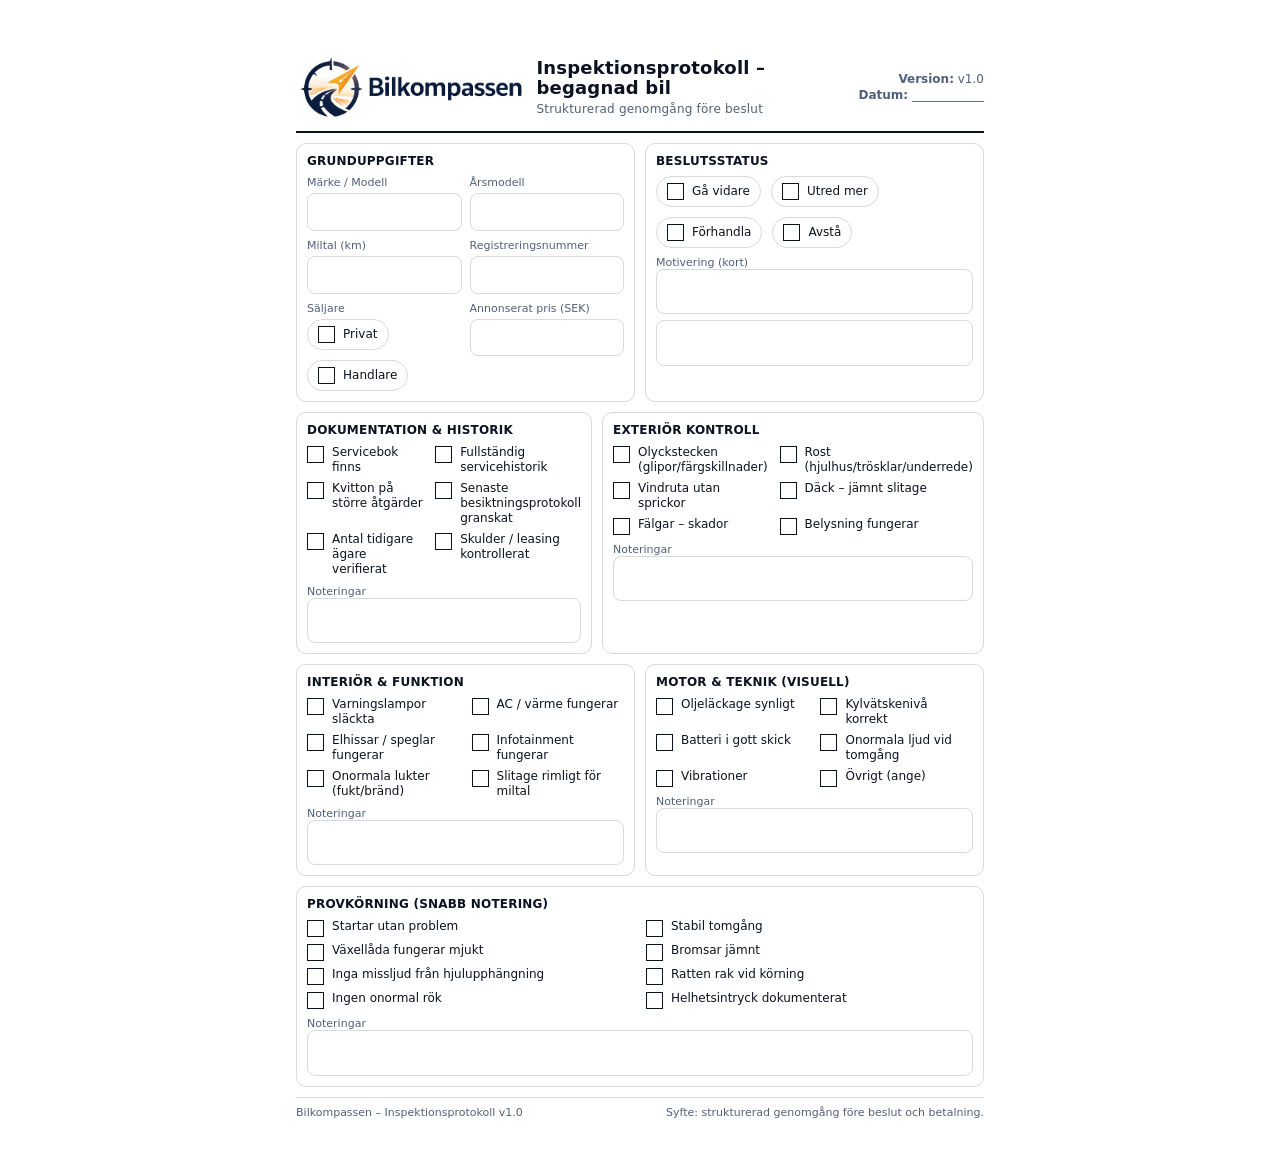
<file: inspektionsprotokoll.html>
<!doctype html>
<html lang="sv">
<head>
  <meta charset="utf-8">
  <meta name="viewport" content="width=device-width,initial-scale=1">
  <title>Bilkompassen – Inspektionsprotokoll (A4)</title>

  <style>
    :root{
      --ink:#0b1220;
      --muted:#516078;
      --line: rgba(15,23,42,.16);
    }
    *{ box-sizing:border-box; }
    body{
      margin:0;
      font-family: system-ui,-apple-system,Segoe UI,Roboto,Helvetica,Arial,sans-serif;
      color:var(--ink);
      background:#fff;
    }
    .page{
      width: 210mm;
      min-height: 297mm;
      margin: 0 auto;
      padding: 14mm 14mm 12mm;
    }
    .hdr{
      display:flex;
      align-items:center;
      justify-content:space-between;
      gap:14px;
      padding-bottom:10px;
      border-bottom: 2px solid var(--ink);
    }
    .brand{
      display:flex; align-items:center; gap:10px;
    }
    .brand img{ height:18mm; width:auto; }
    .title{
      margin:0;
      font-size: 18px;
      font-weight: 900;
      letter-spacing:.2px;
      line-height:1.15;
    }
    .subtitle{
      margin:3px 0 0;
      font-size: 12px;
      color: var(--muted);
      letter-spacing:.2px;
    }
    .meta{
      text-align:right;
      font-size:12px;
      color:var(--muted);
      line-height:1.35;
      white-space:nowrap;
    }

    .grid2{ display:grid; grid-template-columns: 1fr 1fr; gap:10px; margin-top:10px; }
    .block{
      border:1px solid var(--line);
      border-radius:10px;
      padding:10px;
    }
    .block h2{
      margin:0 0 8px;
      font-size:12px;
      letter-spacing:.2px;
      text-transform: uppercase;
      font-weight: 900;
      color: var(--ink);
    }

    .fields{ display:grid; grid-template-columns: 1fr 1fr; gap:8px; }
    .field{ display:flex; flex-direction:column; gap:4px; }
    .label{ font-size:11px; color:var(--muted); }
    .line{
      height: 10mm;
      border:1px solid var(--line);
      border-radius:8px;
    }

    .checklist{ display:grid; grid-template-columns: 1fr 1fr; gap:6px 12px; }
    .chk{ display:flex; align-items:flex-start; gap:8px; font-size:12px; line-height:1.25; }
    .box{ width:4.5mm; height:4.5mm; border:1.6px solid var(--ink); margin-top:1px; flex: 0 0 auto; }

    .notes .line{ height: 12mm; border-radius:8px; }
    .notes .line + .line{ margin-top:6px; }

    .tri{ display:flex; gap:10px; flex-wrap:wrap; }
    .pill{
      display:flex; align-items:center; gap:8px;
      border:1px solid var(--line);
      border-radius:999px;
      padding:6px 10px;
      font-size:12px;
    }
    .pill .box{ margin-top:0; }

    .footer{
      margin-top:10px;
      padding-top:8px;
      border-top:1px solid var(--line);
      font-size:11px;
      color:var(--muted);
      line-height:1.35;
      display:flex; justify-content:space-between; gap:10px;
    }

    /* PRINT */
    @page{
      size: A4;
      margin: 12mm;
    }
    @media print{
      body{ background:#fff; }
      .page{ padding:0; width:auto; min-height:auto; }
      a{ color:inherit; text-decoration:none; }
    }
  </style>
</head>

<body>
  <div class="page">
    <header class="hdr">
      <div class="brand">
        <img src="bilkompassen_logo_transparent.png" alt="Bilkompassen">
        <div>
          <h1 class="title">Inspektionsprotokoll – begagnad bil</h1>
          <p class="subtitle">Strukturerad genomgång före beslut</p>
        </div>
      </div>
      <div class="meta">
        <div><strong>Version:</strong> v1.0</div>
        <div><strong>Datum:</strong> ____________</div>
      </div>
    </header>

    <section class="grid2">
      <div class="block">
        <h2>Grunduppgifter</h2>
        <div class="fields">
          <div class="field">
            <div class="label">Märke / Modell</div>
            <div class="line"></div>
          </div>
          <div class="field">
            <div class="label">Årsmodell</div>
            <div class="line"></div>
          </div>
          <div class="field">
            <div class="label">Miltal (km)</div>
            <div class="line"></div>
          </div>
          <div class="field">
            <div class="label">Registreringsnummer</div>
            <div class="line"></div>
          </div>
          <div class="field">
            <div class="label">Säljare</div>
            <div class="tri">
              <div class="pill"><span class="box"></span>Privat</div>
              <div class="pill"><span class="box"></span>Handlare</div>
            </div>
          </div>
          <div class="field">
            <div class="label">Annonserat pris (SEK)</div>
            <div class="line"></div>
          </div>
        </div>
      </div>

      <div class="block">
        <h2>Beslutsstatus</h2>
        <div class="tri" style="margin-bottom:8px;">
          <div class="pill"><span class="box"></span>Gå vidare</div>
          <div class="pill"><span class="box"></span>Utred mer</div>
          <div class="pill"><span class="box"></span>Förhandla</div>
          <div class="pill"><span class="box"></span>Avstå</div>
        </div>
        <div class="label">Motivering (kort)</div>
        <div class="notes">
          <div class="line"></div>
          <div class="line"></div>
        </div>
      </div>
    </section>

    <section class="grid2">
      <div class="block">
        <h2>Dokumentation & historik</h2>
        <div class="checklist">
          <div class="chk"><span class="box"></span>Servicebok finns</div>
          <div class="chk"><span class="box"></span>Fullständig servicehistorik</div>
          <div class="chk"><span class="box"></span>Kvitton på större åtgärder</div>
          <div class="chk"><span class="box"></span>Senaste besiktningsprotokoll granskat</div>
          <div class="chk"><span class="box"></span>Antal tidigare ägare verifierat</div>
          <div class="chk"><span class="box"></span>Skulder / leasing kontrollerat</div>
        </div>
        <div class="label" style="margin-top:8px;">Noteringar</div>
        <div class="notes">
          <div class="line"></div>
        </div>
      </div>

      <div class="block">
        <h2>Exteriör kontroll</h2>
        <div class="checklist">
          <div class="chk"><span class="box"></span>Olyckstecken (glipor/färgskillnader)</div>
          <div class="chk"><span class="box"></span>Rost (hjulhus/trösklar/underrede)</div>
          <div class="chk"><span class="box"></span>Vindruta utan sprickor</div>
          <div class="chk"><span class="box"></span>Däck – jämnt slitage</div>
          <div class="chk"><span class="box"></span>Fälgar – skador</div>
          <div class="chk"><span class="box"></span>Belysning fungerar</div>
        </div>
        <div class="label" style="margin-top:8px;">Noteringar</div>
        <div class="notes">
          <div class="line"></div>
        </div>
      </div>
    </section>

    <section class="grid2">
      <div class="block">
        <h2>Interiör & funktion</h2>
        <div class="checklist">
          <div class="chk"><span class="box"></span>Varningslampor släckta</div>
          <div class="chk"><span class="box"></span>AC / värme fungerar</div>
          <div class="chk"><span class="box"></span>Elhissar / speglar fungerar</div>
          <div class="chk"><span class="box"></span>Infotainment fungerar</div>
          <div class="chk"><span class="box"></span>Onormala lukter (fukt/bränd)</div>
          <div class="chk"><span class="box"></span>Slitage rimligt för miltal</div>
        </div>
        <div class="label" style="margin-top:8px;">Noteringar</div>
        <div class="notes">
          <div class="line"></div>
        </div>
      </div>

      <div class="block">
        <h2>Motor & teknik (visuell)</h2>
        <div class="checklist">
          <div class="chk"><span class="box"></span>Oljeläckage synligt</div>
          <div class="chk"><span class="box"></span>Kylvätskenivå korrekt</div>
          <div class="chk"><span class="box"></span>Batteri i gott skick</div>
          <div class="chk"><span class="box"></span>Onormala ljud vid tomgång</div>
          <div class="chk"><span class="box"></span>Vibrationer</div>
          <div class="chk"><span class="box"></span>Övrigt (ange)</div>
        </div>
        <div class="label" style="margin-top:8px;">Noteringar</div>
        <div class="notes">
          <div class="line"></div>
        </div>
      </div>
    </section>

    <section class="block" style="margin-top:10px;">
      <h2>Provkörning (snabb notering)</h2>
      <div class="checklist" style="grid-template-columns: 1fr 1fr;">
        <div class="chk"><span class="box"></span>Startar utan problem</div>
        <div class="chk"><span class="box"></span>Stabil tomgång</div>
        <div class="chk"><span class="box"></span>Växellåda fungerar mjukt</div>
        <div class="chk"><span class="box"></span>Bromsar jämnt</div>
        <div class="chk"><span class="box"></span>Inga missljud från hjulupphängning</div>
        <div class="chk"><span class="box"></span>Ratten rak vid körning</div>
        <div class="chk"><span class="box"></span>Ingen onormal rök</div>
        <div class="chk"><span class="box"></span>Helhetsintryck dokumenterat</div>
      </div>
      <div class="label" style="margin-top:8px;">Noteringar</div>
      <div class="notes">
        <div class="line"></div>
      </div>
    </section>

    <div class="footer">
      <div>Bilkompassen – Inspektionsprotokoll v1.0</div>
      <div>Syfte: strukturerad genomgång före beslut och betalning.</div>
    </div>
  </div>
</body>
</html>
</file>
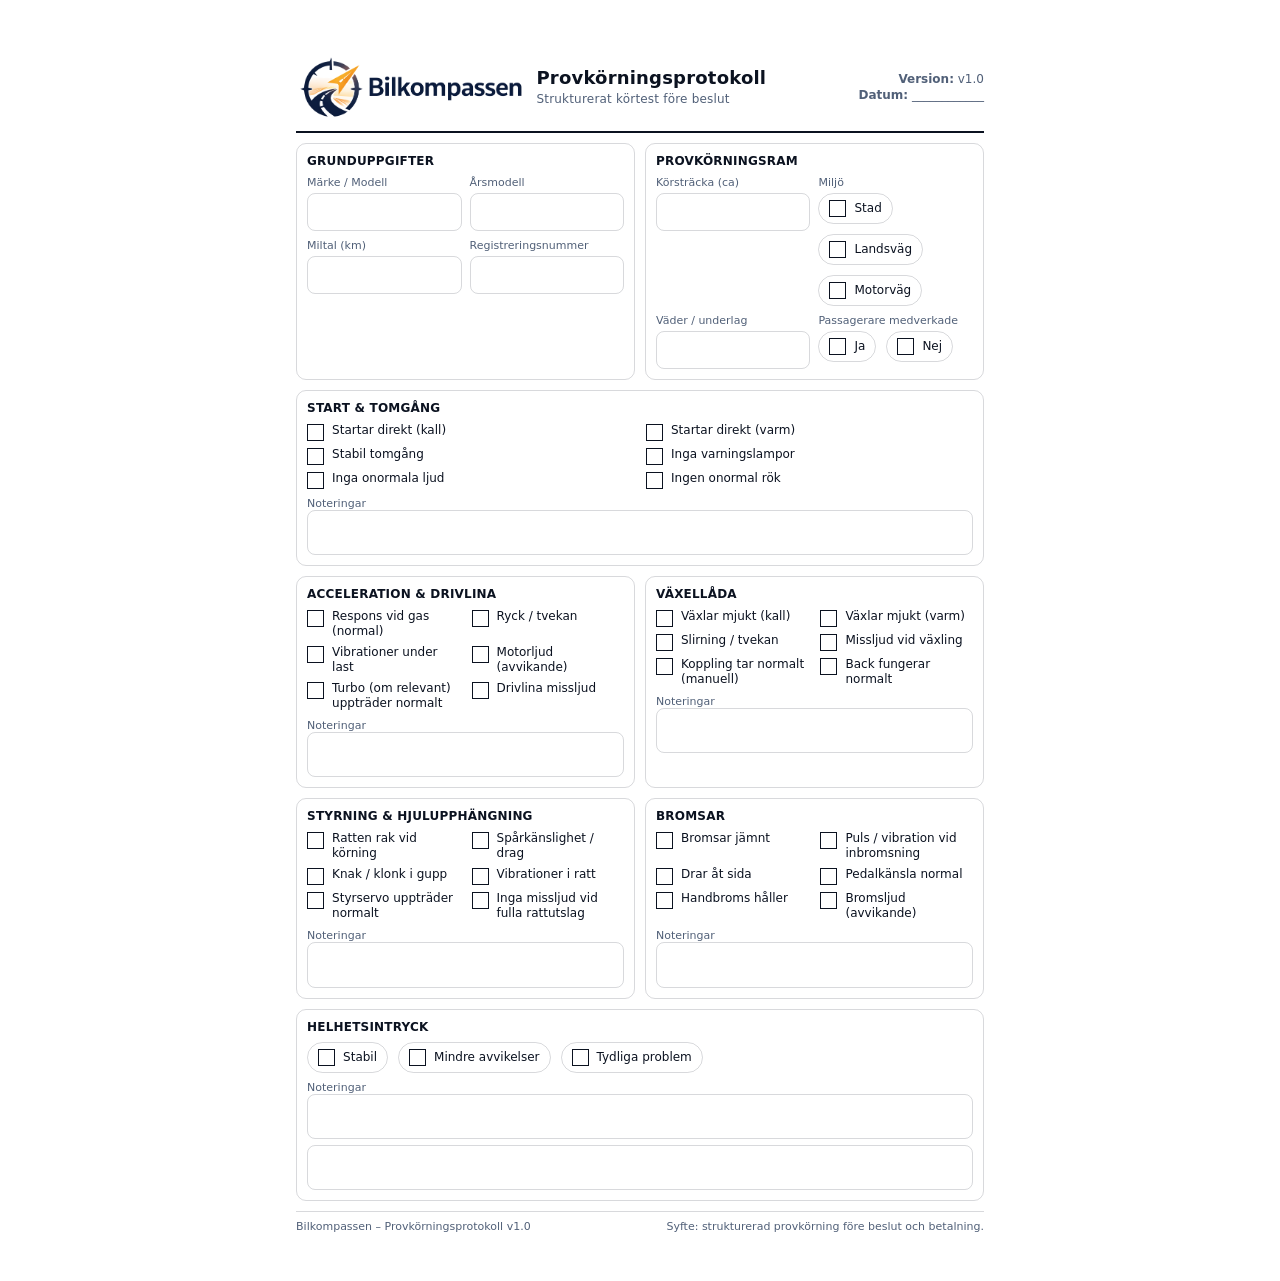
<file: provkorningprotokoll.html>
<!doctype html>
<html lang="sv">
<head>
  <meta charset="utf-8">
  <meta name="viewport" content="width=device-width,initial-scale=1">
  <title>Bilkompassen – Provkörningsprotokoll (A4)</title>

  <style>
    :root{
      --ink:#0b1220;
      --muted:#516078;
      --line: rgba(15,23,42,.16);
    }
    *{ box-sizing:border-box; }
    body{
      margin:0;
      font-family: system-ui,-apple-system,Segoe UI,Roboto,Helvetica,Arial,sans-serif;
      color:var(--ink);
      background:#fff;
    }
    .page{
      width: 210mm;
      min-height: 297mm;
      margin: 0 auto;
      padding: 14mm 14mm 12mm;
    }
    .hdr{
      display:flex;
      align-items:center;
      justify-content:space-between;
      gap:14px;
      padding-bottom:10px;
      border-bottom: 2px solid var(--ink);
    }
    .brand{ display:flex; align-items:center; gap:10px; }
    .brand img{ height:18mm; width:auto; }
    .title{
      margin:0;
      font-size: 18px;
      font-weight: 900;
      letter-spacing:.2px;
      line-height:1.15;
    }
    .subtitle{
      margin:3px 0 0;
      font-size: 12px;
      color: var(--muted);
      letter-spacing:.2px;
    }
    .meta{
      text-align:right;
      font-size:12px;
      color:var(--muted);
      line-height:1.35;
      white-space:nowrap;
    }

    .grid2{ display:grid; grid-template-columns: 1fr 1fr; gap:10px; margin-top:10px; }
    .block{
      border:1px solid var(--line);
      border-radius:10px;
      padding:10px;
    }
    .block h2{
      margin:0 0 8px;
      font-size:12px;
      letter-spacing:.2px;
      text-transform: uppercase;
      font-weight: 900;
      color: var(--ink);
    }

    .fields{ display:grid; grid-template-columns: 1fr 1fr; gap:8px; }
    .field{ display:flex; flex-direction:column; gap:4px; }
    .label{ font-size:11px; color:var(--muted); }
    .line{
      height: 10mm;
      border:1px solid var(--line);
      border-radius:8px;
    }

    .checklist{ display:grid; grid-template-columns: 1fr 1fr; gap:6px 12px; }
    .chk{ display:flex; align-items:flex-start; gap:8px; font-size:12px; line-height:1.25; }
    .box{ width:4.5mm; height:4.5mm; border:1.6px solid var(--ink); margin-top:1px; flex: 0 0 auto; }

    .notes .line{ height: 12mm; border-radius:8px; }
    .notes .line + .line{ margin-top:6px; }

    .tri{ display:flex; gap:10px; flex-wrap:wrap; }
    .pill{
      display:flex; align-items:center; gap:8px;
      border:1px solid var(--line);
      border-radius:999px;
      padding:6px 10px;
      font-size:12px;
    }
    .pill .box{ margin-top:0; }

    .korta .line{ height: 9mm; }

    .footer{
      margin-top:10px;
      padding-top:8px;
      border-top:1px solid var(--line);
      font-size:11px;
      color:var(--muted);
      line-height:1.35;
      display:flex; justify-content:space-between; gap:10px;
    }

    @page{
      size: A4;
      margin: 12mm;
    }
    @media print{
      body{ background:#fff; }
      .page{ padding:0; width:auto; min-height:auto; }
    }
  </style>
</head>

<body>
  <div class="page">
    <header class="hdr">
      <div class="brand">
        <img src="bilkompassen_logo_transparent.png" alt="Bilkompassen">
        <div>
          <h1 class="title">Provkörningsprotokoll</h1>
          <p class="subtitle">Strukturerat körtest före beslut</p>
        </div>
      </div>
      <div class="meta">
        <div><strong>Version:</strong> v1.0</div>
        <div><strong>Datum:</strong> ____________</div>
      </div>
    </header>

    <section class="grid2">
      <div class="block">
        <h2>Grunduppgifter</h2>
        <div class="fields">
          <div class="field">
            <div class="label">Märke / Modell</div>
            <div class="line"></div>
          </div>
          <div class="field">
            <div class="label">Årsmodell</div>
            <div class="line"></div>
          </div>
          <div class="field">
            <div class="label">Miltal (km)</div>
            <div class="line"></div>
          </div>
          <div class="field">
            <div class="label">Registreringsnummer</div>
            <div class="line"></div>
          </div>
        </div>
      </div>

      <div class="block">
        <h2>Provkörningsram</h2>
        <div class="fields">
          <div class="field">
            <div class="label">Körsträcka (ca)</div>
            <div class="line korta"></div>
          </div>
          <div class="field">
            <div class="label">Miljö</div>
            <div class="tri">
              <div class="pill"><span class="box"></span>Stad</div>
              <div class="pill"><span class="box"></span>Landsväg</div>
              <div class="pill"><span class="box"></span>Motorväg</div>
            </div>
          </div>
          <div class="field">
            <div class="label">Väder / underlag</div>
            <div class="line korta"></div>
          </div>
          <div class="field">
            <div class="label">Passagerare medverkade</div>
            <div class="tri">
              <div class="pill"><span class="box"></span>Ja</div>
              <div class="pill"><span class="box"></span>Nej</div>
            </div>
          </div>
        </div>
      </div>
    </section>

    <section class="block" style="margin-top:10px;">
      <h2>Start & tomgång</h2>
      <div class="checklist">
        <div class="chk"><span class="box"></span>Startar direkt (kall)</div>
        <div class="chk"><span class="box"></span>Startar direkt (varm)</div>
        <div class="chk"><span class="box"></span>Stabil tomgång</div>
        <div class="chk"><span class="box"></span>Inga varningslampor</div>
        <div class="chk"><span class="box"></span>Inga onormala ljud</div>
        <div class="chk"><span class="box"></span>Ingen onormal rök</div>
      </div>
      <div class="label" style="margin-top:8px;">Noteringar</div>
      <div class="notes">
        <div class="line"></div>
      </div>
    </section>

    <section class="grid2" style="margin-top:10px;">
      <div class="block">
        <h2>Acceleration & drivlina</h2>
        <div class="checklist">
          <div class="chk"><span class="box"></span>Respons vid gas (normal)</div>
          <div class="chk"><span class="box"></span>Ryck / tvekan</div>
          <div class="chk"><span class="box"></span>Vibrationer under last</div>
          <div class="chk"><span class="box"></span>Motorljud (avvikande)</div>
          <div class="chk"><span class="box"></span>Turbo (om relevant) uppträder normalt</div>
          <div class="chk"><span class="box"></span>Drivlina missljud</div>
        </div>
        <div class="label" style="margin-top:8px;">Noteringar</div>
        <div class="notes"><div class="line"></div></div>
      </div>

      <div class="block">
        <h2>Växellåda</h2>
        <div class="checklist">
          <div class="chk"><span class="box"></span>Växlar mjukt (kall)</div>
          <div class="chk"><span class="box"></span>Växlar mjukt (varm)</div>
          <div class="chk"><span class="box"></span>Slirning / tvekan</div>
          <div class="chk"><span class="box"></span>Missljud vid växling</div>
          <div class="chk"><span class="box"></span>Koppling tar normalt (manuell)</div>
          <div class="chk"><span class="box"></span>Back fungerar normalt</div>
        </div>
        <div class="label" style="margin-top:8px;">Noteringar</div>
        <div class="notes"><div class="line"></div></div>
      </div>
    </section>

    <section class="grid2" style="margin-top:10px;">
      <div class="block">
        <h2>Styrning & hjulupphängning</h2>
        <div class="checklist">
          <div class="chk"><span class="box"></span>Ratten rak vid körning</div>
          <div class="chk"><span class="box"></span>Spårkänslighet / drag</div>
          <div class="chk"><span class="box"></span>Knak / klonk i gupp</div>
          <div class="chk"><span class="box"></span>Vibrationer i ratt</div>
          <div class="chk"><span class="box"></span>Styrservo uppträder normalt</div>
          <div class="chk"><span class="box"></span>Inga missljud vid fulla rattutslag</div>
        </div>
        <div class="label" style="margin-top:8px;">Noteringar</div>
        <div class="notes"><div class="line"></div></div>
      </div>

      <div class="block">
        <h2>Bromsar</h2>
        <div class="checklist">
          <div class="chk"><span class="box"></span>Bromsar jämnt</div>
          <div class="chk"><span class="box"></span>Puls / vibration vid inbromsning</div>
          <div class="chk"><span class="box"></span>Drar åt sida</div>
          <div class="chk"><span class="box"></span>Pedalkänsla normal</div>
          <div class="chk"><span class="box"></span>Handbroms håller</div>
          <div class="chk"><span class="box"></span>Bromsljud (avvikande)</div>
        </div>
        <div class="label" style="margin-top:8px;">Noteringar</div>
        <div class="notes"><div class="line"></div></div>
      </div>
    </section>

    <section class="block" style="margin-top:10px;">
      <h2>Helhetsintryck</h2>
      <div class="tri" style="margin-bottom:8px;">
        <div class="pill"><span class="box"></span>Stabil</div>
        <div class="pill"><span class="box"></span>Mindre avvikelser</div>
        <div class="pill"><span class="box"></span>Tydliga problem</div>
      </div>
      <div class="label">Noteringar</div>
      <div class="notes">
        <div class="line"></div>
        <div class="line"></div>
      </div>
    </section>

    <div class="footer">
      <div>Bilkompassen – Provkörningsprotokoll v1.0</div>
      <div>Syfte: strukturerad provkörning före beslut och betalning.</div>
    </div>
  </div>
</body>
</html>
</file>
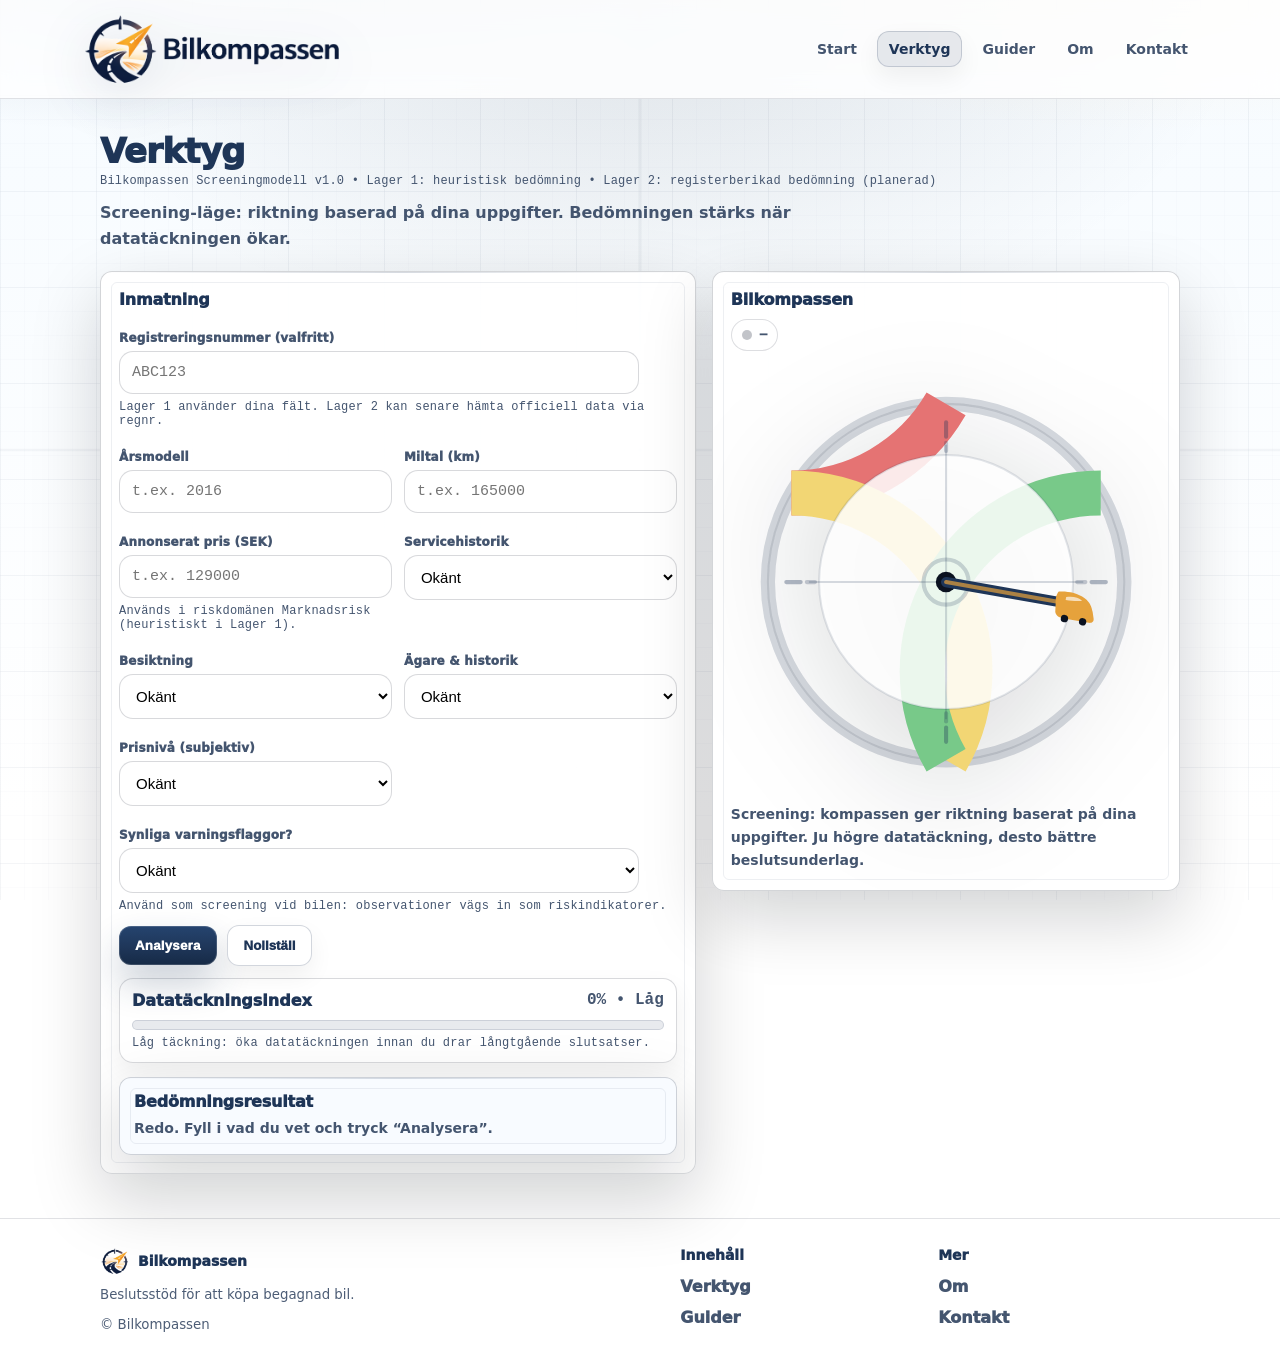
<file: verktyg.html>
<!doctype html>
<html lang="sv">
<head>
  <meta charset="utf-8">
  <meta name="viewport" content="width=device-width,initial-scale=1">
  <title>Verktyg – Bilkompassen</title>

  <link rel="icon" href="/favicon.ico" sizes="any">
  <link rel="icon" type="image/png" href="/icon-192.png">
  <link rel="apple-touch-icon" href="/icon-192.png">
  <link rel="manifest" href="/site.webmanifest">
  <meta name="theme-color" content="#1E3557">

  <link rel="stylesheet" href="styles.css">
  <script src="app.js" defer></script>

  <style>
    .form-grid{ display:grid; grid-template-columns: 1fr 1fr; gap:12px; margin-top:12px; }
    .form-grid .full{ grid-column: 1 / -1; }
    .select{
      width:100%;
      max-width:520px;
      padding:12px 12px;
      font-size:15px;
      border:1px solid rgba(15,23,42,.16);
      border-radius:14px;
      outline:none;
      background:#fff;
    }
    .select:focus{ border-color: rgba(30,53,87,.42); box-shadow:0 0 0 4px rgba(30,53,87,.12); }
    .mini{ font-family: var(--mono); font-size: 12px; letter-spacing: .2px; color: var(--muted); margin-top: 6px; }

    .meter{
      margin-top:12px;
      border:1px solid rgba(15,23,42,.16);
      border-radius:14px;
      padding:12px;
      background: rgba(255,255,255,.92);
      box-shadow: 0 10px 24px rgba(6,10,18,.06);
    }
    .meter-top{ display:flex; align-items:center; justify-content:space-between; gap:10px; }
    .meter-title{ font-weight:1000; color: var(--brand); }
    .meter-val{ font-family: var(--mono); font-weight:900; color: var(--muted); }
    .bar{
      margin-top:10px;
      height:10px;
      border-radius:999px;
      background: rgba(30,53,87,.10);
      overflow:hidden;
      border:1px solid rgba(30,53,87,.14);
    }
    .bar > div{
      height:100%;
      width:0%;
      background: linear-gradient(90deg, rgba(30,53,87,.65), rgba(230,162,60,.85));
      transition: width .25s ease;
    }

    .domains{
      margin-top:12px;
      border:1px solid rgba(15,23,42,.16);
      border-radius:14px;
      padding:12px;
      background: rgba(255,255,255,.92);
    }
    .domains h3{
      margin:0 0 10px;
      color: var(--brand);
      font-size:13px;
      font-weight:1000;
      letter-spacing:.2px;
      text-transform: uppercase;
    }
    .drow{
      display:flex;
      align-items:center;
      justify-content:space-between;
      gap:12px;
      padding:8px 10px;
      border-radius:12px;
      background: rgba(248,251,255,.92);
      border:1px solid rgba(15,23,42,.10);
      margin-top:8px;
    }
    .drow .left{ color: var(--muted); font-weight:800; font-size:13px; }
    .drow .right{ font-family: var(--mono); font-weight:900; font-size:12px; white-space:nowrap; color: var(--muted); }

    .breakdown{
      margin-top:14px;
      border:1px solid rgba(15,23,42,.16);
      border-radius:14px;
      padding:12px;
      background: rgba(248,251,255,.92);
    }
    .breakdown h3{
      margin:0 0 10px;
      color: var(--brand);
      font-size:13px;
      font-weight:1000;
      letter-spacing:.2px;
      text-transform: uppercase;
    }
    .rows{ display:flex; flex-direction:column; gap:8px; }
    .row{
      display:flex;
      align-items:flex-start;
      justify-content:space-between;
      gap:12px;
      padding:8px 10px;
      border-radius:12px;
      background: rgba(255,255,255,.92);
      border:1px solid rgba(15,23,42,.10);
    }
    .row .left{ color: var(--muted); font-weight:750; font-size:13px; line-height:1.35; }
    .row .right{ font-family: var(--mono); font-weight:900; font-size:12px; white-space:nowrap; }
    .row.pos .right{ color: #1b7a4b; }
    .row.neg .right{ color: #b22a2a; }
    .row.neu .right{ color: var(--muted); }

    .next-steps{
      margin-top:12px;
      padding:12px;
      border-radius:14px;
      border:1px solid rgba(15,23,42,.16);
      background: rgba(255,255,255,.92);
    }
    .next-steps h3{
      margin:0 0 8px;
      color: var(--brand);
      font-size:13px;
      font-weight:1000;
      letter-spacing:.2px;
      text-transform: uppercase;
    }
    .next-steps ul{ margin:0; padding-left:18px; }
    .next-steps li{ margin:6px 0; }

    .badge{
      display:inline-flex; align-items:center; gap:8px;
      font-weight:1000;
      padding:8px 10px;
      border-radius:999px;
      border:1px solid rgba(15,23,42,.14);
      background: rgba(255,255,255,.92);
    }
    .badge .dot{ width:10px; height:10px; border-radius:50%; }
    @media (max-width: 720px){ .form-grid{ grid-template-columns: 1fr; } }
  </style>
</head>

<body>
  <header class="site-header">
    <div class="container header-inner">
      <a href="index.html" class="logo-wrap" aria-label="Bilkompassen – Start">
        <img src="bilkompassen_logo_transparent.png" alt="Bilkompassen" class="logo-img">
      </a>

      <nav class="nav" aria-label="Huvudnavigation">
        <a href="index.html">Start</a>
        <a href="verktyg.html">Verktyg</a>
        <a href="guider.html">Guider</a>
        <a href="about.html">Om</a>
        <a href="contact.html">Kontakt</a>
      </nav>

      <button class="burger" id="burgerBtn" aria-label="Öppna meny" aria-expanded="false" aria-controls="mobileNav">
        <span class="burger-lines" aria-hidden="true"><span></span><span></span><span></span></span>
      </button>
    </div>

    <div class="mobile-nav" id="mobileNav">
      <div class="container mobile-nav-inner">
        <a href="index.html">Start</a>
        <a href="verktyg.html">Verktyg</a>
        <a href="guider.html">Guider</a>
        <a href="about.html">Om</a>
        <a href="contact.html">Kontakt</a>
      </div>
    </div>
  </header>

  <main class="page">
    <div class="container">
      <h1 class="page-title">Verktyg</h1>
      <p class="mini" style="margin-top:-6px;">
        Bilkompassen Screeningmodell v1.0 • Lager 1: heuristisk bedömning • Lager 2: registerberikad bedömning (planerad)
      </p>
      <p class="lead">
        Screening-läge: riktning baserad på dina uppgifter. Bedömningen stärks när datatäckningen ökar.
      </p>

      <div class="grid-2">
        <section class="card">
          <h2>Inmatning</h2>

          <div class="form-grid">
            <div class="full">
              <div class="label">Registreringsnummer (valfritt)</div>
              <input class="input" id="regnr" placeholder="ABC123" aria-label="Registreringsnummer">
              <div class="mini">Lager 1 använder dina fält. Lager 2 kan senare hämta officiell data via regnr.</div>
            </div>

            <div>
              <div class="label">Årsmodell</div>
              <input class="input" id="year" inputmode="numeric" placeholder="t.ex. 2016" aria-label="Årsmodell">
            </div>

            <div>
              <div class="label">Miltal (km)</div>
              <input class="input" id="mileage" inputmode="numeric" placeholder="t.ex. 165000" aria-label="Miltal i km">
            </div>

            <div>
              <div class="label">Annonserat pris (SEK)</div>
              <input class="input" id="price" inputmode="numeric" placeholder="t.ex. 129000" aria-label="Annonserat pris i SEK">
              <div class="mini">Används i riskdomänen Marknadsrisk (heuristiskt i Lager 1).</div>
            </div>

            <div>
              <div class="label">Servicehistorik</div>
              <select class="select" id="service">
                <option value="unknown" selected>Okänt</option>
                <option value="full">Full / dokumenterad</option>
                <option value="partial">Delvis</option>
                <option value="none">Ingen / saknas</option>
              </select>
            </div>

            <div>
              <div class="label">Besiktning</div>
              <select class="select" id="inspection">
                <option value="unknown" selected>Okänt</option>
                <option value="clean">Utan anmärkningar</option>
                <option value="notes">Med anmärkningar</option>
                <option value="expired">Utgången / nära</option>
              </select>
            </div>

            <div>
              <div class="label">Ägare & historik</div>
              <select class="select" id="owners">
                <option value="unknown" selected>Okänt</option>
                <option value="few">1–2 ägare</option>
                <option value="some">3–4 ägare</option>
                <option value="many">5+ ägare / oklar historik</option>
              </select>
            </div>

            <div>
              <div class="label">Prisnivå (subjektiv)</div>
              <select class="select" id="pricefeel">
                <option value="unknown" selected>Okänt</option>
                <option value="fair">Rimligt</option>
                <option value="high">Känns högt</option>
                <option value="tooGood">För bra för att vara sant</option>
              </select>
            </div>

            <div class="full">
              <div class="label">Synliga varningsflaggor?</div>
              <select class="select" id="redflags">
                <option value="unknown" selected>Okänt</option>
                <option value="none">Inga tydliga</option>
                <option value="some">Några (t.ex. däck/rost/ljud)</option>
                <option value="many">Flera (känns fel)</option>
              </select>
              <div class="mini">Använd som screening vid bilen: observationer vägs in som riskindikatorer.</div>
            </div>

            <div class="full" style="display:flex; gap:10px; flex-wrap:wrap; align-items:center;">
              <button class="btn" id="analyseraBtn" type="button" style="margin-top:0;">Analysera</button>
              <button class="btn-ghost" id="resetBtn" type="button" style="margin-top:0;">Nollställ</button>
            </div>
          </div>

          <!-- Data Coverage Index -->
          <div class="meter" aria-live="polite">
            <div class="meter-top">
              <div class="meter-title">Datatäckningsindex</div>
              <div class="meter-val"><span id="confPct">0</span>% • <span id="confLabel">Låg</span></div>
            </div>
            <div class="bar" aria-hidden="true"><div id="confBar"></div></div>
            <div class="mini" id="confMini">Öka datatäckningen för mer robust screening.</div>
          </div>

          <!-- Assessment Result -->
          <div class="card" style="margin-top:14px; padding:14px; background: rgba(248,251,255,.92);">
            <h2 style="margin:0 0 6px;">Bedömningsresultat</h2>
            <p id="statusText" style="margin:0;">Redo. Fyll i vad du vet och tryck “Analysera”.</p>
          </div>

          <!-- Risk Domains -->
          <div class="domains" id="domainsBox" style="display:none;">
            <h3>Riskdomäner</h3>
            <div class="drow"><div class="left">Strukturell tillförlitlighet</div><div class="right"><span id="domStruct">—</span>/100</div></div>
            <div class="drow"><div class="left">Ägar- & historikstabilitet</div><div class="right"><span id="domHist">—</span>/100</div></div>
            <div class="drow"><div class="left">Marknadsrisk</div><div class="right"><span id="domMarket">—</span>/100</div></div>
          </div>

          <!-- Risk Contribution Analysis -->
          <div class="breakdown" id="breakdownBox" style="display:none;">
            <h3>Riskbidragsanalys</h3>
            <div class="rows" id="rows"></div>
          </div>

          <!-- Next steps -->
          <div class="next-steps" id="nextSteps" style="display:none;">
            <h3>Nästa steg</h3>
            <ul id="steps"></ul>
            <div style="display:flex; gap:10px; flex-wrap:wrap; margin-top:10px;">
              <a class="btn-ghost" href="guide-kopchecklista.html">Öppna köpchecklistan</a>
              <a class="btn-ghost" href="guide-provkorning.html">Provkörningsguide</a>
            </div>
          </div>
        </section>

        <section class="card">
          <h2>Bilkompassen</h2>

          <div class="mini" style="margin-bottom:10px;">
            <span class="badge" id="riskBadge">
              <span class="dot" id="riskDot" style="background: rgba(15,23,42,.25);"></span>
              <span id="riskText">—</span>
            </span>
          </div>

          <div class="compass-wrap">
            <svg id="compassSvg" viewBox="0 0 420 420" role="img" aria-label="Bilkompassen">
              <circle cx="210" cy="210" r="174" fill="none" stroke="rgba(30,53,87,.18)" stroke-width="14"/>
              <circle cx="210" cy="210" r="174" fill="none" stroke="rgba(15,23,42,.10)" stroke-width="2"/>

              <!-- Risk arcs -->
              <path d="M210 36 A174 174 0 0 1 59 123" fill="none" stroke="#E57373" stroke-width="44"/>
              <path d="M59 123 A174 174 0 0 1 210 384" fill="none" stroke="#F2D674" stroke-width="44"/>
              <path d="M210 384 A174 174 0 0 1 361 123" fill="none" stroke="#78C989" stroke-width="44"/>

              <circle cx="210" cy="210" r="124" fill="rgba(255,255,255,.85)" stroke="rgba(30,53,87,.12)" stroke-width="2"/>

              <!-- Crosshair -->
              <line x1="210" y1="76"  x2="210" y2="344" stroke="rgba(30,53,87,.18)" stroke-width="2"/>
              <line x1="76"  y1="210" x2="344" y2="210" stroke="rgba(30,53,87,.18)" stroke-width="2"/>

              <!-- Tick marks -->
              <g stroke="rgba(30,53,87,.34)" stroke-width="4" stroke-linecap="round">
                <line x1="210" y1="54" x2="210" y2="68"/>
                <line x1="210" y1="74" x2="210" y2="82" opacity=".7"/>

                <line x1="366" y1="210" x2="352" y2="210"/>
                <line x1="346" y1="210" x2="338" y2="210" opacity=".7"/>

                <line x1="210" y1="366" x2="210" y2="352"/>
                <line x1="210" y1="346" x2="210" y2="338" opacity=".7"/>

                <line x1="54" y1="210" x2="68" y2="210"/>
                <line x1="74" y1="210" x2="82" y2="210" opacity=".7"/>
              </g>

              <!-- Center hub -->
              <circle cx="210" cy="210" r="10" fill="#0b1220"/>
              <circle cx="210" cy="210" r="22" fill="none" stroke="rgba(30,53,87,.20)" stroke-width="4"/>

              <!-- Needle group (animated) -->
              <g id="needle" transform="rotate(10 210 210)">
                <line x1="210" y1="210" x2="322" y2="210" stroke="#1E3557" stroke-width="10" stroke-linecap="round"/>
                <line x1="210" y1="210" x2="322" y2="210" stroke="rgba(230,162,60,.70)" stroke-width="4" stroke-linecap="round"/>

                <!-- Sporty car tip -->
                <g transform="translate(318 210)">
                  <path d="M2 -10
                           C10 -12, 20 -12, 28 -8
                           C34 -5, 36 -1, 38 4
                           L40 10
                           C41 13, 39 15, 36 15
                           L10 15
                           C6 15, 3 13, 2 10
                           L1 2
                           C0 -2, 0 -7, 2 -10 Z"
                        fill="#E6A23C"/>
                  <path d="M10 -6 C16 -8, 22 -8, 26 -5 C22 -4, 16 -3, 10 -3 Z"
                        fill="rgba(255,255,255,.65)"/>
                  <circle cx="12" cy="15" r="3.6" fill="#0b1220"/>
                  <circle cx="30" cy="15" r="3.6" fill="#0b1220"/>
                </g>
              </g>
            </svg>
          </div>

          <p class="helper" id="resultHint">
            Screening: kompassen ger riktning baserat på dina uppgifter. Ju högre datatäckning, desto bättre beslutsunderlag.
          </p>
        </section>
      </div>
    </div>
  </main>

  <footer class="footer">
    <div class="container footer-grid">
      <div>
        <div style="display:flex; align-items:center; gap:10px; margin-bottom:8px;">
          <img src="bilkompassen_icon_transparent.png" alt="" style="width:28px; height:28px;">
          <h4 style="margin:0;">Bilkompassen</h4>
        </div>
        <small>Beslutsstöd för att köpa begagnad bil.</small>
        <small>© <span id="year"></span> Bilkompassen</small>
      </div>

      <div>
        <h4>Innehåll</h4>
        <a href="verktyg.html">Verktyg</a>
        <a href="guider.html">Guider</a>
      </div>

      <div>
        <h4>Mer</h4>
        <a href="about.html">Om</a>
        <a href="contact.html">Kontakt</a>
      </div>
    </div>
  </footer>

  <script>
    const needle = document.getElementById("needle");
    const statusText = document.getElementById("statusText");
    const resultHint = document.getElementById("resultHint");

    const confPct = document.getElementById("confPct");
    const confLabel = document.getElementById("confLabel");
    const confBar = document.getElementById("confBar");
    const confMini = document.getElementById("confMini");

    const breakdownBox = document.getElementById("breakdownBox");
    const rowsEl = document.getElementById("rows");

    const nextSteps = document.getElementById("nextSteps");
    const stepsEl = document.getElementById("steps");

    const riskDot = document.getElementById("riskDot");
    const riskText = document.getElementById("riskText");

    const domainsBox = document.getElementById("domainsBox");
    const domStructEl = document.getElementById("domStruct");
    const domHistEl = document.getElementById("domHist");
    const domMarketEl = document.getElementById("domMarket");

    // helpers
    function clamp(n, a, b){ return Math.max(a, Math.min(b, n)); }
    function setCompassAngle(deg){ if(needle) needle.setAttribute("transform", `rotate(${deg} 210 210)`); }
    function easeOutCubic(t){ return 1 - Math.pow(1 - t, 3); }

    function animateTo(targetDeg){
      const start = performance.now();
      const duration = 1500;
      const spins = 2.3;
      const startDeg = Math.random()*40 - 20;
      const total = spins * 360 + (targetDeg - startDeg);

      function frame(now){
        const t = clamp((now - start) / duration, 0, 1);
        const e = easeOutCubic(t);
        setCompassAngle(startDeg + total * e);
        if(t < 1) requestAnimationFrame(frame);
      }
      requestAnimationFrame(frame);
    }

    function parseIntSafe(v){
      const n = parseInt(String(v||"").replace(/[^\d]/g,""), 10);
      return Number.isFinite(n) ? n : null;
    }

    // Datatäckningsindex
    function computeConfidence(){
      const year = parseIntSafe(document.getElementById("year")?.value);
      const mileage = parseIntSafe(document.getElementById("mileage")?.value);
      const price = parseIntSafe(document.getElementById("price")?.value);

      const service = document.getElementById("service")?.value || "unknown";
      const inspection = document.getElementById("inspection")?.value || "unknown";
      const owners = document.getElementById("owners")?.value || "unknown";
      const pricefeel = document.getElementById("pricefeel")?.value || "unknown";
      const redflags = document.getElementById("redflags")?.value || "unknown";

      const signals = [
        year !== null,
        mileage !== null,
        price !== null,
        service !== "unknown",
        inspection !== "unknown",
        owners !== "unknown",
        pricefeel !== "unknown",
        redflags !== "unknown"
      ];

      const filled = signals.filter(Boolean).length;
      const pct = Math.round((filled / signals.length) * 100);

      let label = "Låg";
      if(pct >= 75) label = "Hög";
      else if(pct >= 45) label = "Måttlig";

      if(confPct) confPct.textContent = String(pct);
      if(confLabel) confLabel.textContent = label;
      if(confBar) confBar.style.width = pct + "%";

      if(confMini){
        if(label === "Hög") confMini.textContent = "Hög täckning: screening bygger på flera oberoende indikatorer.";
        else if(label === "Måttlig") confMini.textContent = "Måttlig täckning: resultatet är användbart men kan stärkas med fler fält.";
        else confMini.textContent = "Låg täckning: öka datatäckningen innan du drar långtgående slutsatser.";
      }

      return { pct, label, filled, total: signals.length };
    }

    // scoring + explainability
    function addRow(rows, text, delta){
      const cls = delta > 0 ? "pos" : delta < 0 ? "neg" : "neu";
      const sign = delta > 0 ? "+" : "";
      rows.push({ text, delta, cls, label: `${sign}${delta}` });
    }

    function scoreFromInputs(){
      // domäner (0–100), start i mitten
      let structural = 50;
      let history = 50;
      let market = 50;

      const rows = [];

      const year = parseIntSafe(document.getElementById("year")?.value);
      const mileage = parseIntSafe(document.getElementById("mileage")?.value);
      const price = parseIntSafe(document.getElementById("price")?.value);

      const service = document.getElementById("service")?.value || "unknown";
      const inspection = document.getElementById("inspection")?.value || "unknown";
      const owners = document.getElementById("owners")?.value || "unknown";
      const pricefeel = document.getElementById("pricefeel")?.value || "unknown";
      const redflags = document.getElementById("redflags")?.value || "unknown";

      // Strukturell tillförlitlighet
      if(service === "full"){ structural += 18; addRow(rows, "Full servicehistorik", +18); }
      else if(service === "partial"){ structural += 6; addRow(rows, "Delvis servicehistorik", +6); }
      else if(service === "none"){ structural -= 18; addRow(rows, "Servicehistorik saknas", -18); }
      else addRow(rows, "Servicehistorik: okänt", 0);

      if(inspection === "clean"){ structural += 12; addRow(rows, "Besiktning utan anmärkningar", +12); }
      else if(inspection === "notes"){ structural -= 6; addRow(rows, "Besiktning med anmärkningar", -6); }
      else if(inspection === "expired"){ structural -= 14; addRow(rows, "Besiktning utgången / nära", -14); }
      else addRow(rows, "Besiktning: okänt", 0);

      if(year !== null && mileage !== null){
        const currentYear = new Date().getFullYear();
        const age = clamp(currentYear - year, 0, 40);
        const expectedLow = age * 9000;
        const expectedHigh = age * 23000;

        if(age === 0){
          addRow(rows, "Ny bil: mil/år ej relevant", 0);
        } else {
          if(mileage < expectedLow * 0.55){
            structural -= 8;
            addRow(rows, "Miltal ovanligt lågt för ålder (verifiera)", -8);
          } else if(mileage > expectedHigh * 1.25){
            structural -= 10;
            addRow(rows, "Miltal högt för ålder (slitage)", -10);
          } else {
            structural += 4;
            addRow(rows, "Miltal rimligt för ålder", +4);
          }
        }
      } else if(year !== null || mileage !== null){
        addRow(rows, "Miltal/årsmodell delvis ifyllt", 0);
      } else {
        addRow(rows, "Miltal/årsmodell: ej angivet", 0);
      }

      // Ägar- & historikstabilitet
      if(owners === "few"){ history += 8; addRow(rows, "1–2 ägare", +8); }
      else if(owners === "some"){ history -= 4; addRow(rows, "3–4 ägare", -4); }
      else if(owners === "many"){ history -= 12; addRow(rows, "5+ ägare / oklar historik", -12); }
      else addRow(rows, "Ägarhistorik: okänt", 0);

      if(redflags === "none"){ history += 8; addRow(rows, "Inga tydliga varningsflaggor", +8); }
      else if(redflags === "some"){ history -= 10; addRow(rows, "Några varningsflaggor", -10); }
      else if(redflags === "many"){ history -= 22; addRow(rows, "Flera varningsflaggor", -22); }
      else addRow(rows, "Varningsflaggor: okänt", 0);

      // Marknadsrisk
      if(price !== null){
        market += 2;
        addRow(rows, "Annonserat pris angivet", +2);
      } else {
        addRow(rows, "Annonserat pris: ej angivet", 0);
      }

      if(pricefeel === "fair"){ market += 4; addRow(rows, "Prisnivå bedöms rimlig", +4); }
      else if(pricefeel === "high"){ market -= 6; addRow(rows, "Prisnivå bedöms hög", -6); }
      else if(pricefeel === "tooGood"){ market -= 14; addRow(rows, "Prisnivå: för bra för att vara sant", -14); }
      else addRow(rows, "Prisnivå: okänt", 0);

      // clamp domains
      structural = clamp(Math.round(structural), 0, 100);
      history = clamp(Math.round(history), 0, 100);
      market = clamp(Math.round(market), 0, 100);

      // total (viktad)
      const score = clamp(Math.round(0.45*structural + 0.35*history + 0.20*market), 0, 100);

      return { score, rows, domains: { structural, history, market } };
    }

    function scoreToAngle(score){
      return -42 + (score/100)*84; // -42..+42
    }

    function classify(score){
      if(score >= 67) return { key:"green", label:"🟢 Låg riskexponering – fortsätt med verifiering", dot:"#2bb673" };
      if(score >= 40) return { key:"yellow", label:"🟡 Måttlig riskexponering – utred vidare före beslut", dot:"#d7b83a" };
      return { key:"red", label:"🔴 Förhöjd riskexponering – avvakta och verifiera", dot:"#d24a4a" };
    }

    function nextStepsFor(score, conf){
      const steps = [];
      if(conf.pct < 45){
        steps.push("Öka datatäckningen: fyll i service, besiktning, ägarhistorik och varningsflaggor.");
        steps.push("Begär dokumentation: serviceunderlag, besiktningsprotokoll, kvitton vid större åtgärder.");
      }

      if(score >= 67){
        steps.push("Genomför köpchecklistan och provkör strukturerat.");
        steps.push("Verifiera miltal och service mot dokumentation innan beslut.");
      } else if(score >= 40){
        steps.push("Utred vidare: historik, besiktning, ägare och avvikande signaler.");
        steps.push("Jämför med alternativt objekt om osäkerheter kvarstår.");
      } else {
        steps.push("Avvakta: gå inte vidare utan att riskorsakerna kan verifieras/avfärdas.");
        steps.push("Välj annat objekt om flera riskindikatorer kvarstår efter kontroll.");
      }
      return steps;
    }

    function renderBreakdown(rows){
      rowsEl.innerHTML = "";
      rows.forEach(r => {
        const div = document.createElement("div");
        div.className = `row ${r.cls}`;
        div.innerHTML = `
          <div class="left">${r.text}</div>
          <div class="right">${r.label}</div>
        `;
        rowsEl.appendChild(div);
      });
      breakdownBox.style.display = "block";
    }

    function renderDomains(dom){
      domStructEl.textContent = String(dom.structural);
      domHistEl.textContent = String(dom.history);
      domMarketEl.textContent = String(dom.market);
      domainsBox.style.display = "block";
    }

    function renderNextSteps(items){
      stepsEl.innerHTML = "";
      items.forEach(t => {
        const li = document.createElement("li");
        li.textContent = t;
        stepsEl.appendChild(li);
      });
      nextSteps.style.display = "block";
    }

    // live update
    const watchIds = ["year","mileage","price","service","inspection","owners","pricefeel","redflags"];
    watchIds.forEach(id => {
      const el = document.getElementById(id);
      if(!el) return;
      el.addEventListener("input", computeConfidence);
      el.addEventListener("change", computeConfidence);
    });

    computeConfidence();

    function run(){
      const conf = computeConfidence();

      statusText.textContent = "Analyserar…";
      riskText.textContent = "—";
      riskDot.style.background = "rgba(15,23,42,.25)";
      if(resultHint) resultHint.textContent = "Beräknar bedömning…";

      const { score, rows, domains } = scoreFromInputs();
      const target = scoreToAngle(score);

      animateTo(target);

      setTimeout(() => {
        const cls = classify(score);
        riskText.textContent = cls.label;
        riskDot.style.background = cls.dot;

        if(cls.key === "green"){
          statusText.textContent = `Låg riskexponering (${score}/100). Fortsätt med strukturerad verifiering.`;
          resultHint.textContent = "Grön: indikativt god bild – genomför kontrollsteg innan beslut.";
        } else if(cls.key === "yellow"){
          statusText.textContent = `Måttlig riskexponering (${score}/100). Utred vidare före beslut.`;
          resultHint.textContent = "Gul: begränsat beslutsunderlag. Öka datatäckning och verifiera uppgifter.";
        } else {
          statusText.textContent = `Förhöjd riskexponering (${score}/100). Avvakta och verifiera.`;
          resultHint.textContent = "Röd: flera riskindikatorer. Avvakta och prioritera verifiering eller välj bort.";
        }

        renderDomains(domains);
        renderBreakdown(rows);
        renderNextSteps(nextStepsFor(score, conf));
      }, 900);
    }

    const btn = document.getElementById("analyseraBtn");
    const resetBtn = document.getElementById("resetBtn");
    if(btn) btn.addEventListener("click", run);

    if(resetBtn){
      resetBtn.addEventListener("click", () => {
        document.getElementById("regnr").value = "";
        document.getElementById("year").value = "";
        document.getElementById("mileage").value = "";
        document.getElementById("price").value = "";
        document.getElementById("service").value = "unknown";
        document.getElementById("inspection").value = "unknown";
        document.getElementById("owners").value = "unknown";
        document.getElementById("pricefeel").value = "unknown";
        document.getElementById("redflags").value = "unknown";

        breakdownBox.style.display = "none";
        nextSteps.style.display = "none";
        domainsBox.style.display = "none";

        riskText.textContent = "—";
        riskDot.style.background = "rgba(15,23,42,.25)";

        statusText.textContent = "Redo. Fyll i vad du vet och tryck “Analysera”.";
        resultHint.textContent = "Screening: kompassen ger riktning baserat på dina uppgifter. Ju högre datatäckning, desto bättre beslutsunderlag.";

        setCompassAngle(10);
        computeConfidence();
      });
    }

    ["year","mileage","price","regnr"].forEach(id => {
      const el = document.getElementById(id);
      if(!el) return;
      el.addEventListener("keydown", (e) => { if(e.key === "Enter") run(); });
    });
  </script>
</body>
</html>
</file>
<file: styles.css>
:root{
  --ink:#07101f;
  --muted:#44556f;

  --brand:#1E3557;
  --accent:#E6A23C;

  --bg:#f7fbff;
  --surface:#ffffff;

  --line:rgba(15,23,42,.12);
  --line2:rgba(15,23,42,.18);
  --line3:rgba(15,23,42,.26);

  --radius:14px;
  --radius2:12px;

  --shadow: 0 18px 55px rgba(10,18,32,.10);
  --shadow2: 0 26px 70px rgba(6,10,18,.18);
  --shadow3: 0 10px 26px rgba(6,10,18,.12);

  --mono: ui-monospace, SFMono-Regular, Menlo, Monaco, Consolas, "Liberation Mono", "Courier New", monospace;
}

*{ box-sizing:border-box; }

html{ scroll-behavior:smooth; }

body{
  margin:0;
  font-family: system-ui,-apple-system,Segoe UI,Arial;
  color:var(--ink);

  /* instrument background */
  background:
    radial-gradient(1000px 520px at 10% -14%, rgba(30,53,87,.28), transparent 62%),
    radial-gradient(1000px 520px at 90% -14%, rgba(230,162,60,.18), transparent 62%),
    radial-gradient(900px 520px at 50% 0%, rgba(7,16,31,.10), transparent 68%),
    linear-gradient(180deg, #f6fbff 0%, #ffffff 60%);
}

.container{ max-width:1120px; margin:0 auto; padding:0 20px; }

/* ===== instrument overlay: crosshair + grid + subtle ticks ===== */
.page{ position:relative; padding:34px 0 44px; }
.page::before{
  content:"";
  position:fixed; inset:0;
  pointer-events:none;
  background:
    /* crosshair */
    linear-gradient(90deg, transparent 49.8%, rgba(30,53,87,.09) 50%, transparent 50.2%),
    linear-gradient(0deg, transparent 49.8%, rgba(30,53,87,.09) 50%, transparent 50.2%),

    /* major grid */
    linear-gradient(90deg, rgba(30,53,87,.055) 1px, transparent 1px),
    linear-gradient(0deg, rgba(30,53,87,.055) 1px, transparent 1px),

    /* minor grid (fainter) */
    linear-gradient(90deg, rgba(30,53,87,.025) 1px, transparent 1px),
    linear-gradient(0deg, rgba(30,53,87,.025) 1px, transparent 1px);

  background-size:
    100% 100%,
    100% 100%,
    96px 96px,
    96px 96px,
    24px 24px,
    24px 24px;

  opacity:.60;
  z-index:0;
}
.page > .container{ position:relative; z-index:1; }

/* ===== typography ===== */
.page-title{
  margin:0 0 10px;
  color:var(--brand);
  font-weight:1000;
  letter-spacing:-.7px;
  font-size:34px;
  line-height:1.08;
}
.lead{
  margin:0 0 18px;
  color:var(--muted);
  line-height:1.65;
  font-weight:650;
  max-width: 72ch;
}

/* ===== header ===== */
.site-header{
  position:sticky; top:0; z-index:50;
  background:rgba(255,255,255,.86);
  backdrop-filter:saturate(160%) blur(12px);
  border-bottom:1px solid var(--line);
}
.header-inner{
  display:flex; align-items:center; justify-content:space-between;
  padding:10px 0; gap:14px;
}
.logo-wrap{ display:flex; align-items:center; text-decoration:none; }
.logo-img{
  height:78px; width:auto; display:block;
  filter: drop-shadow(0 12px 26px rgba(30,53,87,.14));
}

.nav{ display:flex; align-items:center; gap:8px; }
.nav a{
  text-decoration:none;
  color:var(--muted);
  font-weight:900;
  font-size:14px;
  padding:10px 12px;
  border-radius:12px;
  transition:.15s ease;
}
.nav a:hover{
  background: rgba(30,53,87,.08);
  color:var(--brand);
  transform: translateY(-1px);
}
.nav a[aria-current="page"]{
  background: rgba(30,53,87,.10);
  color: var(--brand);
  box-shadow:
    inset 0 0 0 1px rgba(30,53,87,.18),
    0 10px 24px rgba(6,10,18,.06);
}

/* burger */
.burger{
  display:none;
  border:1px solid var(--line);
  background:rgba(255,255,255,.92);
  border-radius:14px;
  padding:10px 12px;
  cursor:pointer;
  box-shadow: var(--shadow3);
}
.burger-lines{ display:flex; flex-direction:column; gap:5px; }
.burger-lines span{ width:22px; height:2px; background:var(--brand); border-radius:2px; display:block; }

.mobile-nav{
  display:none;
  border-top:1px solid var(--line);
  background: rgba(255,255,255,.94);
}
.mobile-nav.open{ display:block; }
.mobile-nav-inner{ padding:12px 0; display:flex; flex-direction:column; gap:6px; }
.mobile-nav a{
  text-decoration:none; color:var(--muted); font-weight:950;
  padding:12px 12px; border-radius:14px;
}
.mobile-nav a:hover{ background:rgba(30,53,87,.08); color:var(--brand); }
.mobile-nav a[aria-current="page"]{
  background: rgba(30,53,87,.10);
  color: var(--brand);
  box-shadow: inset 0 0 0 1px rgba(30,53,87,.18);
}

/* ===== layout grids ===== */
.grid-2{ display:grid; grid-template-columns: 1.12fr .88fr; gap:16px; align-items:start; }
.grid-3{ display:grid; grid-template-columns: repeat(3, 1fr); gap:16px; }

/* ===== instrument cards (bezel + depth) ===== */
.card{
  position:relative;
  background: rgba(255,255,255,.94);
  border: 1px solid var(--line2);
  border-radius: var(--radius2);
  padding:18px;
  box-shadow: var(--shadow2);
  overflow:hidden;
}

/* bezel inner line */
.card::before{
  content:"";
  position:absolute;
  inset:10px;
  border-radius: calc(var(--radius2) - 6px);
  border:1px solid rgba(30,53,87,.08);
  pointer-events:none;
}

/* top “instrument edge” */
.card::after{
  content:"";
  position:absolute;
  left:0; right:0; top:0;
  height:1px;
  background: linear-gradient(90deg, transparent, rgba(30,53,87,.18), transparent);
  pointer-events:none;
}

.card h2{
  margin:0 0 10px;
  color:var(--brand);
  font-size:16px;
  font-weight:1000;
  letter-spacing:-.2px;
}
.card p{
  margin:0 0 12px;
  color:var(--muted);
  line-height:1.65;
  font-weight:650;
  font-size:14px;
}
.card p:last-child{ margin-bottom:0; }

.pill-row{ display:flex; flex-wrap:wrap; gap:10px; margin:10px 0 14px; }
.pill{
  font-size:12.5px;
  font-weight:1000;
  color:var(--brand);
  background: rgba(30,53,87,.07);
  border:1px solid rgba(30,53,87,.14);
  padding:8px 10px;
  border-radius:999px;
}

/* ===== lists ===== */
ul{ margin:10px 0 0; padding-left:18px; line-height:1.7; color:var(--muted); font-weight:650; }
li{ margin:6px 0; }

/* ===== buttons (more “hardware”) ===== */
.btn{
  display:inline-flex; align-items:center; justify-content:center; gap:10px;
  margin-top:12px;
  padding:12px 16px;
  background: linear-gradient(180deg, #25446f 0%, #1E3557 60%, #162a46 100%);
  color:#fff;
  text-decoration:none;
  border-radius:12px;
  font-weight:1000;
  letter-spacing:.2px;
  box-shadow:
    0 18px 36px rgba(30,53,87,.24),
    inset 0 0 0 1px rgba(255,255,255,.16);
  transition: transform .15s ease, filter .15s ease;
  border:none;
  cursor:pointer;
}
.btn:hover{ transform: translateY(-1px); filter:saturate(110%); }
.btn:active{ transform: translateY(0); }

.btn-ghost{
  display:inline-flex; align-items:center; justify-content:center; gap:10px;
  margin-top:12px;
  padding:12px 16px;
  background: rgba(255,255,255,.92);
  color: var(--brand);
  text-decoration:none;
  border-radius:12px;
  font-weight:1000;
  border:1px solid rgba(30,53,87,.20);
  box-shadow: 0 10px 24px rgba(6,10,18,.06);
}

/* ===== inputs ===== */
.label{ font-size:12px; font-weight:950; color:var(--muted); margin:10px 0 6px; letter-spacing:.2px; }
.input{
  width:100%;
  max-width:520px;
  padding:12px 12px;
  font-size:15px;
  border:1px solid rgba(15,23,42,.16);
  border-radius:14px;
  outline:none;
  background:#fff;
  font-family: var(--mono);
}
textarea.input{ min-height:120px; resize:vertical; font-family: system-ui,-apple-system,Segoe UI,Arial; }
.input:focus{
  border-color: rgba(30,53,87,.42);
  box-shadow:0 0 0 4px rgba(30,53,87,.12);
}

.helper{ margin:10px 0 0; color:var(--muted); font-weight:650; font-size:13px; line-height:1.6; }

/* ===== accordion ===== */
.accordion{ display:flex; flex-direction:column; gap:10px; }
.acc-item{
  border:1px solid rgba(15,23,42,.16);
  border-radius: 14px;
  overflow:hidden;
  background: rgba(255,255,255,.94);
  box-shadow: var(--shadow3);
}
.acc-btn{
  width:100%;
  text-align:left;
  padding:14px 16px;
  font-weight:1000;
  color: var(--brand);
  background: transparent;
  border:none;
  cursor:pointer;
  display:flex;
  align-items:center;
  justify-content:space-between;
  gap:10px;
}
.acc-btn span{ display:flex; align-items:center; gap:10px; }
.acc-badge{
  font-size:12px;
  font-weight:1000;
  color: var(--brand);
  background: rgba(30,53,87,.07);
  border:1px solid rgba(30,53,87,.14);
  padding:6px 10px;
  border-radius:999px;
}
.acc-icon{
  width:30px; height:30px;
  border-radius:10px;
  display:inline-flex; align-items:center; justify-content:center;
  background: rgba(30,53,87,.07);
  border:1px solid rgba(30,53,87,.14);
  font-weight:1000;
}
.acc-panel{
  display:none;
  padding:0 16px 16px;
}
.acc-item.open .acc-panel{ display:block; }

/* ===== compass ===== */
.compass-wrap{
  width:100%;
  display:flex;
  align-items:center;
  justify-content:center;
  padding: 6px 0;
}
#compassSvg{
  width:min(520px, 100%);
  height:auto;
  filter: drop-shadow(0 26px 62px rgba(6,10,18,.16));
}

/* ===== footer ===== */
.footer{
  border-top:1px solid var(--line);
  background: rgba(255,255,255,.92);
  padding:28px 0;
}
.footer-grid{ display:grid; grid-template-columns: 1.4fr .6fr .6fr; gap:16px; }
.footer h4{ margin:0 0 8px; color:var(--brand); font-size:14px; font-weight:1000; }
.footer a{ color:var(--muted); text-decoration:none; font-weight:950; display:block; padding:6px 0; }
.footer a:hover{ color:var(--brand); }
.footer small{ display:block; margin-top:10px; opacity:.95; line-height:1.55; color:var(--muted); }

/* ===== responsive ===== */
@media (max-width: 920px){
  .grid-2{ grid-template-columns:1fr; }
  .grid-3{ grid-template-columns:1fr; }
}
@media (max-width: 860px){
  .nav{ display:none; }
  .burger{ display:inline-flex; }
  .logo-img{ height:72px; }
}
@media (max-width: 420px){
  .logo-img{ height:68px; }
  .page-title{ font-size:30px; }
}
</file>
